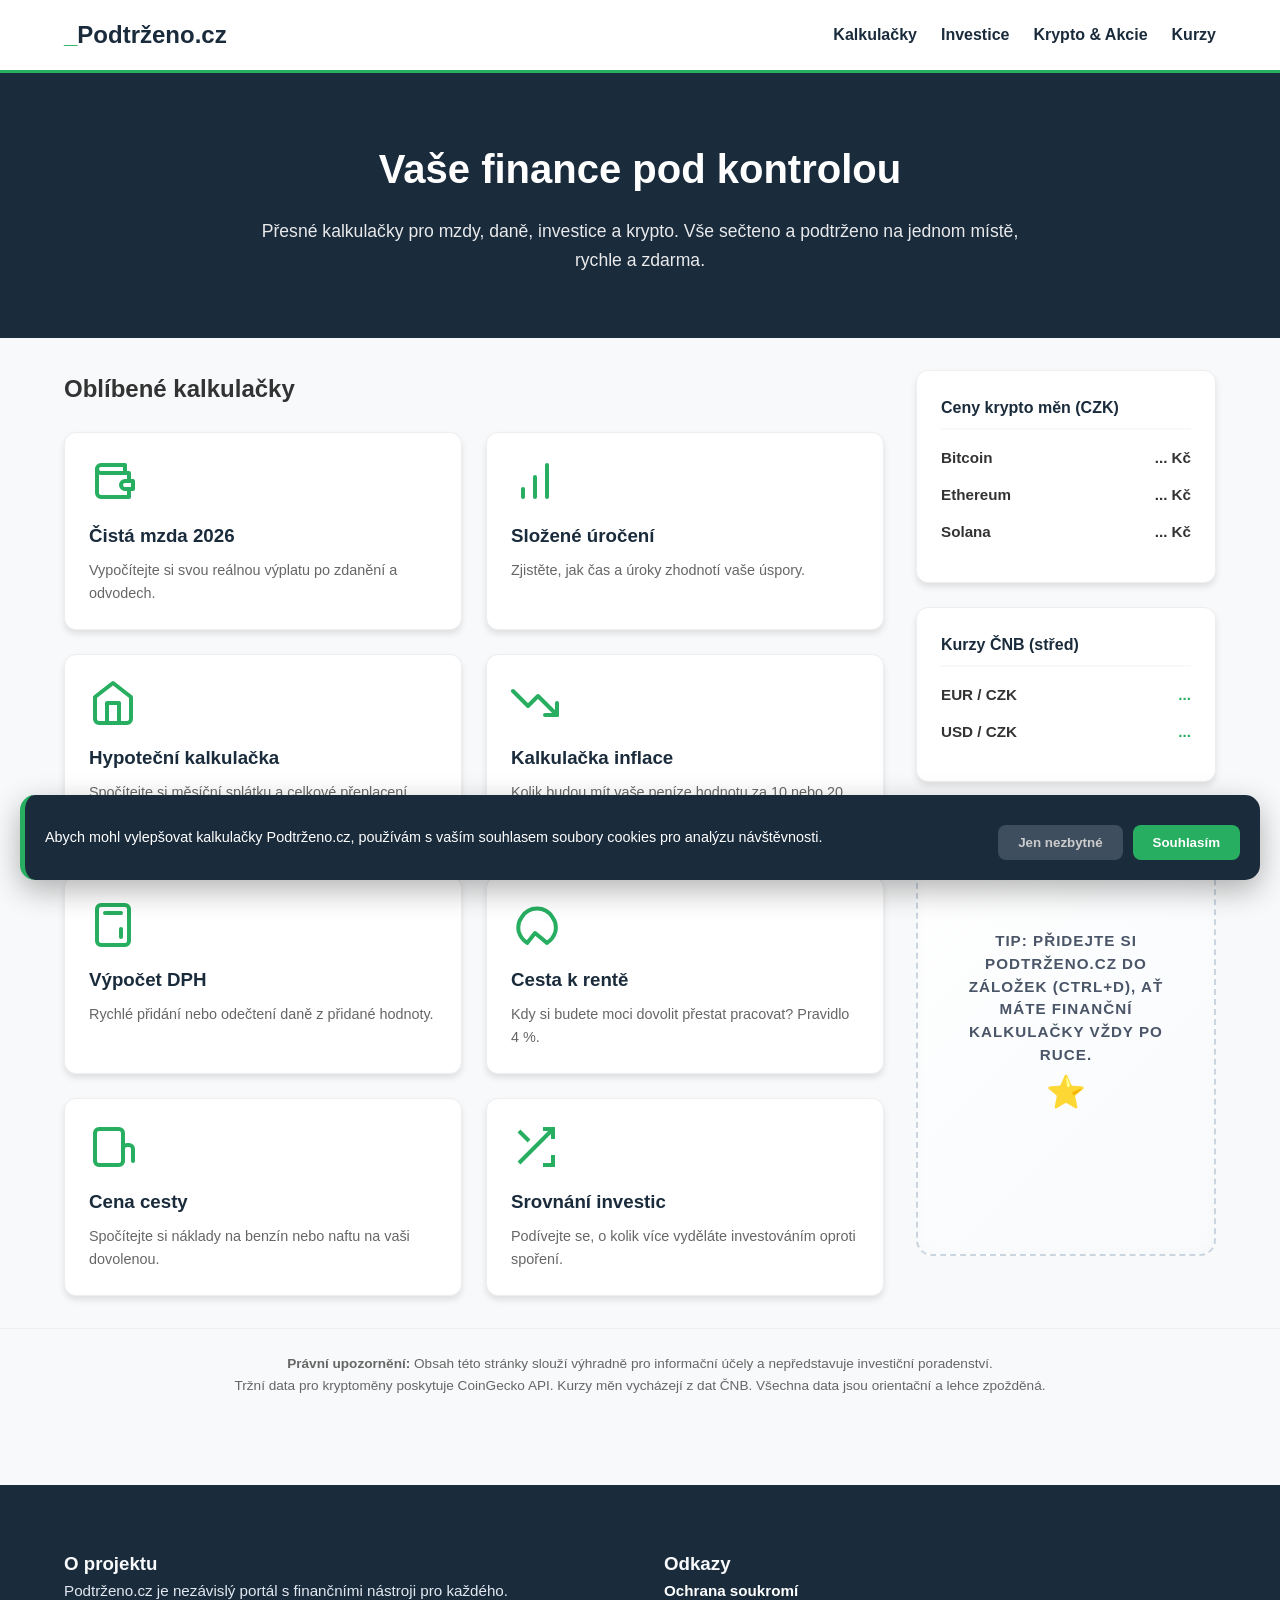
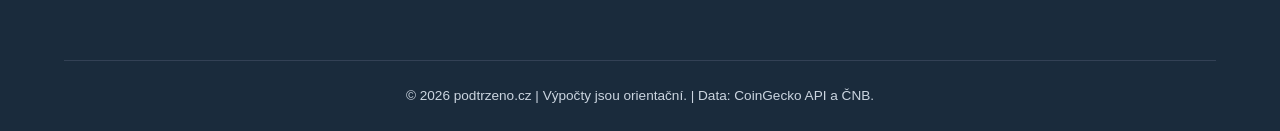
<file: index.html>
<!DOCTYPE html>
<html lang="cs">
<head>
    <meta charset="UTF-8">
    <meta name="viewport" content="width=device-width, initial-scale=1.0">
    <title>Podtrženo.cz | Chytré finanční kalkulačky a kurzy</title>
    <meta name="description" content="Všechny finanční výpočty na jednom místě. Kalkulačka čisté mzdy, složené úročení, hypotéky a aktuální kurzy kryptoměn pro rok 2026.">
    
    <link rel="stylesheet" href="styles.css">
    <link rel="icon" type="image/svg+xml" href="favicon.png">
    <link rel="apple-touch-icon" href="favicon.png">
    <script src="app.js" defer></script>

    <style>
        #cookie-banner {
            position: fixed; bottom: 20px; left: 20px; right: 20px;
            background: #1a2b3c; color: white; padding: 20px;
            border-radius: 15px; box-shadow: 0 10px 30px rgba(0,0,0,0.3);
            z-index: 9999; display: none; align-items: center; justify-content: space-between;
            flex-wrap: wrap; border-left: 5px solid #27ae60;
        }
        #cookie-banner p { margin: 0 20px 0 0; font-size: 0.9rem; flex: 1; min-width: 250px; }
        .cookie-btns { display: flex; gap: 10px; margin-top: 10px; }
        .cookie-btn { 
            padding: 10px 20px; border-radius: 8px; cursor: pointer; border: none; 
            font-weight: bold; transition: 0.3s; 
        }
        .btn-accept { background: #27ae60; color: white; }
        .btn-accept:hover { background: #219150; }
        .btn-decline { background: #3e4e5e; color: #ccc; }
        .btn-decline:hover { background: #4e5e6e; color: white; }
    </style>

    <script async src="https://www.googletagmanager.com/gtag/js?id=G-TYD8G2RZBP" type="text/plain" class="ga-script"></script>
    <script type="text/plain" class="ga-script">
      window.dataLayer = window.dataLayer || [];
      function gtag(){dataLayer.push(arguments);}
      gtag('js', new Date());
      gtag('config', 'G-TYD8G2RZBP');
    </script>
</head>
<body>

<header>
    <a href="index.html" class="logo"><span>_</span>Podtrženo.cz</a>
    <nav>
        <ul>
            <li><a href="#kalkulacky">Kalkulačky</a></li>
            <li><a href="html/investice.html">Investice</a></li>
            <li><a href="html/krypto.html">Krypto & Akcie</a></li>
            <li><a href="html/kurzy.html">Kurzy</a></li>
        </ul>
    </nav>
</header>

<section class="hero">
    <h1>Vaše finance pod kontrolou</h1>
    <p>Přesné kalkulačky pro mzdy, daně, investice a krypto. Vše sečteno a podtrženo na jednom místě, rychle a zdarma.</p>
</section>

<div class="container">
    <main>
        <h2 id="kalkulacky" style="margin-bottom: 1.5rem;">Oblíbené kalkulačky</h2>
        <div class="tools-grid">
            
            <a href="html/kalkulacky/cista-mzda.html" class="card">
                <svg class="card-icon" viewBox="0 0 24 24" fill="none" stroke="currentColor" stroke-width="2" stroke-linecap="round" stroke-linejoin="round">
                    <path d="M20 12V8H6a2 2 0 0 1-2-2c0-1.1.9-2 2-2h12v4"></path>
                    <path d="M4 6v12c0 1.1.9 2 2 2h14v-4"></path>
                    <path d="M18 12a2 2 0 0 0-2 2c0 1.1.9 2 2 2h4v-4h-4z"></path>
                </svg>
                <h3>Čistá mzda 2026</h3>
                <p>Vypočítejte si svou reálnou výplatu po zdanění a odvodech.</p>
            </a>

            <a href="html/kalkulacky/slozeny-urok.html" class="card">
                <svg class="card-icon" viewBox="0 0 24 24" fill="none" stroke="currentColor" stroke-width="2" stroke-linecap="round" stroke-linejoin="round">
                    <line x1="12" y1="20" x2="12" y2="10"></line>
                    <line x1="18" y1="20" x2="18" y2="4"></line>
                    <line x1="6" y1="20" x2="6" y2="16"></line>
                </svg>
                <h3>Složené úročení</h3>
                <p>Zjistěte, jak čas a úroky zhodnotí vaše úspory.</p>
            </a>

            <a href="html/kalkulacky/hypoteka.html" class="card">
                <svg class="card-icon" viewBox="0 0 24 24" fill="none" stroke="currentColor" stroke-width="2" stroke-linecap="round" stroke-linejoin="round">
                    <path d="M3 9l9-7 9 7v11a2 2 0 0 1-2 2H5a2 2 0 0 1-2-2z"></path>
                    <polyline points="9 22 9 12 15 12 15 22"></polyline>
                </svg>
                <h3>Hypoteční kalkulačka</h3>
                <p>Spočítejte si měsíční splátku a celkové přeplacení úvěru.</p>
            </a>

            <a href="html/kalkulacky/inflace.html" class="card">
                <svg class="card-icon" viewBox="0 0 24 24" fill="none" stroke="currentColor" stroke-width="2" stroke-linecap="round" stroke-linejoin="round">
                    <polyline points="23 18 13.5 8.5 8.5 13.5 1 6"></polyline>
                    <polyline points="17 18 23 18 23 12"></polyline>
                </svg>
                <h3>Kalkulačka inflace</h3>
                <p>Kolik budou mít vaše peníze hodnotu za 10 nebo 20 let?</p>
            </a>

            <a href="html/kalkulacky/dph.html" class="card">
                <svg class="card-icon" viewBox="0 0 24 24" fill="none" stroke="currentColor" stroke-width="2" stroke-linecap="round" stroke-linejoin="round">
                    <rect x="4" y="2" width="16" height="20" rx="2" ry="2"></rect>
                    <line x1="8" y1="6" x2="16" y2="6"></line>
                    <line x1="16" y1="14" x2="16" y2="18"></line>
                </svg>
                <h3>Výpočet DPH</h3>
                <p>Rychlé přidání nebo odečtení daně z přidané hodnoty.</p>
            </a>

            <a href="html/kalkulacky/fire.html" class="card">
                <svg class="card-icon" viewBox="0 0 24 24" fill="none" stroke="currentColor" stroke-width="2" stroke-linecap="round" stroke-linejoin="round">
                    <path d="M8.08 20.95a10 10 0 0 1-4.18-5.57 9 9 0 0 1 1.48-7.3 9 9 0 0 1 15.32 0 9 9 0 0 1 1.48 7.3 10 10 0 0 1-4.18 5.57L12 16l-3.92 4.95z"></path>
                </svg>
                <h3>Cesta k rentě</h3>
                <p>Kdy si budete moci dovolit přestat pracovat? Pravidlo 4 %.</p>
            </a>

            <a href="html/kalkulacky/palivo.html" class="card">
                <svg class="card-icon" viewBox="0 0 24 24" fill="none" stroke="currentColor" stroke-width="2" stroke-linecap="round" stroke-linejoin="round">
                    <path d="M3 19V5c0-1.1.9-2 2-2h10a2 2 0 0 1 2 2v14a2 2 0 0 1-2 2H5a2 2 0 0 1-2-2Z"></path>
                    <path d="M17 19v-6c0-1.1.9-2 2-2h1a2 2 0 0 1 2 2v6"></path>
                </svg>
                <h3>Cena cesty</h3>
                <p>Spočítejte si náklady na benzín nebo naftu na vaši dovolenou.</p>
            </a>

            <a href="html/kalkulacky/srovnani-investic.html" class="card">
                <svg class="card-icon" viewBox="0 0 24 24" fill="none" stroke="#27ae60" stroke-width="2">
                    <path d="M16 3h5v5M4 20L21 3M21 16v5h-5M4 4l5 5"></path>
                </svg>
                <h3>Srovnání investic</h3>
                <p>Podívejte se, o kolik více vyděláte investováním oproti spoření.</p>
            </a>
        </div>
    </main>

    <aside>
        <div class="market-widget">
            <h4>Ceny krypto měn (CZK)</h4>
            <div id="crypto-list">
                <div class="market-item"><span>Bitcoin</span> <strong id="btc-price">... Kč</strong></div>
                <div class="market-item"><span>Ethereum</span> <strong id="eth-price">... Kč</strong></div>
                <div class="market-item"><span>Solana</span> <strong id="sol-price">... Kč</strong></div>
            </div>
        </div>

        <div class="market-widget">
            <h4>Kurzy ČNB (střed)</h4>
            <div class="market-item"><span>EUR / CZK</span> <strong id="eur-price" style="color:#27ae60">...</strong></div>
            <div class="market-item"><span>USD / CZK</span> <strong id="usd-price" style="color:#27ae60">...</strong></div>
        </div>

        <div class="ad-space" style="min-height: 450px;"></div>
    </aside>
</div>

<div class="disclaimer-footer">
    <strong>Právní upozornění:</strong> Obsah této stránky slouží výhradně pro informační účely a nepředstavuje investiční poradenství. <br>
    Tržní data pro kryptoměny poskytuje CoinGecko API. Kurzy měn vycházejí z dat ČNB. Všechna data jsou orientační a lehce zpožděná.
</div>

<footer>
    <div class="footer-content">
        <div>
            <h3>O projektu</h3>
            <p>Podtrženo.cz je nezávislý portál s finančními nástroji pro každého.</p>
        </div>
        <div>
            <h3>Odkazy</h3>
            <p><a href="html/privacy.html" style="color: #fff; text-decoration: none;">Ochrana soukromí</a></p>
        </div>
    </div>
    <div class="footer-bottom">
        &copy; 2026 podtrzeno.cz | Výpočty jsou orientační. | Data: CoinGecko API a ČNB.
    </div>
</footer>

<div id="cookie-banner">
    <p>Abych mohl vylepšovat kalkulačky Podtrženo.cz, používám s vaším souhlasem soubory cookies pro analýzu návštěvnosti.</p>
    <div class="cookie-btns">
        <button class="cookie-btn btn-decline" onclick="cookieAction('reject')">Jen nezbytné</button>
        <button class="cookie-btn btn-accept" onclick="cookieAction('accept')">Souhlasím</button>
    </div>
</div>

<script>
    /* --- LOGIKA COOKIE LIŠTY --- */
    function cookieAction(action) {
        if (action === 'accept') {
            localStorage.setItem('cookieConsent', 'accepted');
            activateGA();
        } else {
            localStorage.setItem('cookieConsent', 'rejected');
        }
        document.getElementById('cookie-banner').style.display = 'none';
    }

    function activateGA() {
        const scripts = document.querySelectorAll('.ga-script');
        scripts.forEach(script => {
            const newScript = document.createElement('script');
            if (script.src) {
                newScript.src = script.src;
                newScript.async = true;
            } else {
                newScript.innerHTML = script.innerHTML;
            }
            document.head.appendChild(newScript);
            script.remove();
        });
    }

    window.addEventListener('load', () => {
        const consent = localStorage.getItem('cookieConsent');
        if (!consent) {
            document.getElementById('cookie-banner').style.display = 'flex';
        } else if (consent === 'accepted') {
            activateGA();
        }
    });

    /* --- LOGIKA KRYPTOMĚN (CoinGecko) --- */
    function renderCrypto(data) {
        if (!data) return;
        if(data.bitcoin) document.getElementById('btc-price').innerText = Math.round(data.bitcoin.czk).toLocaleString('cs-CZ') + " Kč";
        if(data.ethereum) document.getElementById('eth-price').innerText = Math.round(data.ethereum.czk).toLocaleString('cs-CZ') + " Kč";
        if(data.solana) document.getElementById('sol-price').innerText = Math.round(data.solana.czk).toLocaleString('cs-CZ') + " Kč";
    }

    async function fetchCrypto() {
        try {
            const res = await fetch('https://api.coingecko.com/api/v3/simple/price?ids=bitcoin,ethereum,solana&vs_currencies=czk');
            if (res.ok) {
                const data = await res.json();
                renderCrypto(data);
            }
        } catch (e) { console.warn("Krypto API Error"); }
    }

    /* --- LOGIKA KURZŮ MĚN (ČNB přes PHP most) --- */
    async function fetchCNB() {
        try {
            const res = await fetch('get_kurzy.php');
            if (!res.ok) return;
            const json = await res.json();
            const lines = json.text.split('\n');
            
            lines.forEach(line => {
                const parts = line.split('|');
                if (parts.length < 5) return;
                
                if (parts[3] === 'EUR') {
                    document.getElementById('eur-price').innerText = parts[4].replace(',', '.') + " Kč";
                }
                if (parts[3] === 'USD') {
                    document.getElementById('usd-price').innerText = parts[4].replace(',', '.') + " Kč";
                }
            });
        } catch (e) { console.warn("ČNB Error - pravděpodobně chybí get_kurzy.php"); }
    }

    // Spuštění po načtení
    window.addEventListener('DOMContentLoaded', () => {
        fetchCrypto();
        fetchCNB();
    });
</script>

</body>
</html>
</file>
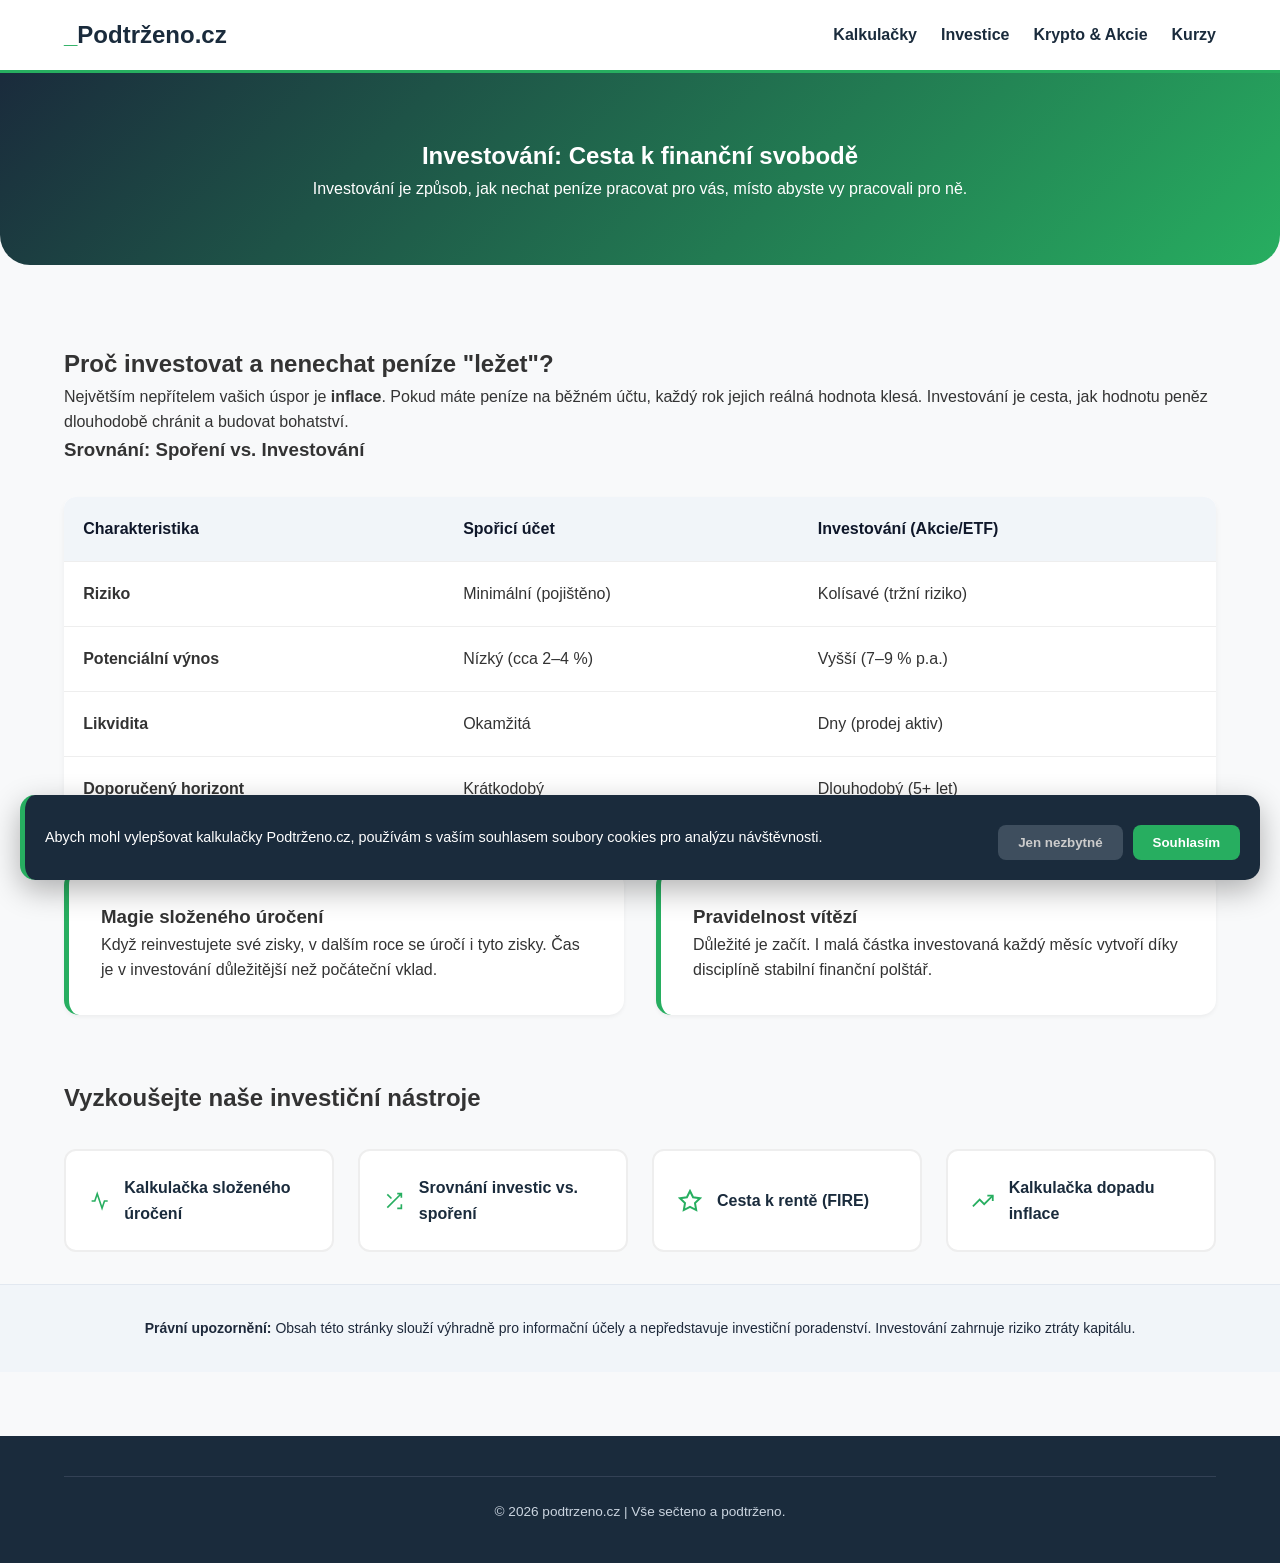
<file: html/investice.html>
<!DOCTYPE html>
<html lang="cs">
<head>
    <meta charset="UTF-8">
    <meta name="viewport" content="width=device-width, initial-scale=1.0">
    <title>Investování pro začátečníky: Jak začít v roce 2026 | Podtrženo.cz</title>
    <meta name="description" content="Naučte se základy investování. Srovnání spoření a akcií, magie složeného úročení a cesta k finanční nezávislosti (FIRE) na jednom místě.">
    
    <link rel="stylesheet" href="../styles.css">
    <link rel="icon" type="image/svg+xml" href="../favicon.png">
    <link rel="apple-touch-icon" href="../favicon.png">
    <style>
        .invest-hero { background: linear-gradient(135deg, #1a2b3c 0%, #27ae60 100%); color: white; padding: 4rem 5%; border-radius: 0 0 30px 30px; margin-bottom: 3rem; text-align: center; }
        
        .comparison-table { width: 100%; border-collapse: collapse; margin: 2rem 0; background: white; border-radius: 12px; overflow: hidden; box-shadow: 0 4px 6px rgba(0,0,0,0.05); }
        .comparison-table th, .comparison-table td { padding: 1.2rem; text-align: left; border-bottom: 1px solid #eee; }
        .comparison-table th { background: #f1f5f9; color: #0f172a; font-weight: 800; }
        
        .feature-grid { display: grid; grid-template-columns: repeat(auto-fit, minmax(300px, 1fr)); gap: 2rem; margin: 3rem 0; }
        .feature-card { background: white; padding: 2rem; border-radius: 15px; border-left: 5px solid #27ae60; box-shadow: 0 2px 4px rgba(0,0,0,0.05); }
        
        .link-grid { display: grid; grid-template-columns: repeat(auto-fit, minmax(250px, 1fr)); gap: 1.5rem; margin-top: 2rem; }
        .calc-link { display: flex; align-items: center; padding: 1.5rem; background: #fff; border: 2px solid #eee; border-radius: 12px; text-decoration: none; color: #1a2b3c; font-weight: 700; transition: 0.3s; }
        .calc-link:hover { border-color: #27ae60; transform: translateY(-3px); box-shadow: 0 5px 15px rgba(0,0,0,0.1); }
        .calc-link svg { margin-right: 15px; color: #27ae60; }

        .disclaimer-footer { background: #f1f5f9; padding: 2rem 5%; font-size: 0.875rem; color: #1e293b; text-align: center; border-top: 1px solid #e2e8f0; line-height: 1.6; }
        footer { background: #1a2b3c; color: #f8fafc; padding: 2.5rem 5%; text-align: center; font-size: 0.95rem; }

        @media (max-width: 600px) {
            .comparison-table th, .comparison-table td { padding: 8px; font-size: 0.8rem; }
            .invest-hero { padding: 2rem 5%; }
        }

        /* Cookie lišta CSS */
        #cookie-banner {
            position: fixed; bottom: 20px; left: 20px; right: 20px;
            background: #1a2b3c; color: white; padding: 20px;
            border-radius: 15px; box-shadow: 0 10px 30px rgba(0,0,0,0.3);
            z-index: 9999; display: none; align-items: center; justify-content: space-between;
            flex-wrap: wrap; border-left: 5px solid #27ae60;
        }
        #cookie-banner p { margin: 0 20px 0 0; font-size: 0.9rem; flex: 1; min-width: 250px; }
        .cookie-btns { display: flex; gap: 10px; margin-top: 10px; }
        .cookie-btn { padding: 10px 20px; border-radius: 8px; cursor: pointer; border: none; font-weight: bold; transition: 0.3s; }
        .btn-accept { background: #27ae60; color: white; }
        .btn-decline { background: #3e4e5e; color: #ccc; }
    </style>

    <script async src="https://www.googletagmanager.com/gtag/js?id=G-TYD8G2RZBP" type="text/plain" class="ga-script"></script>
    <script type="text/plain" class="ga-script">
      window.dataLayer = window.dataLayer || [];
      function gtag(){dataLayer.push(arguments);}
      gtag('js', new Date());
      gtag('config', 'G-TYD8G2RZBP');
    </script>
</head>

<body>

<header>
    <a href="../index.html" class="logo"><span>_</span>Podtrženo.cz</a>
    <nav>
        <ul>
            <li><a href="../index.html#kalkulacky">Kalkulačky</a></li>
            <li><a href="investice.html">Investice</a></li>
            <li><a href="krypto.html">Krypto & Akcie</a></li>
            <li><a href="kurzy.html">Kurzy</a></li>
        </ul>
    </nav>
</header>

<section class="invest-hero">
    <h1>Investování: Cesta k finanční svobodě</h1>
    <p>Investování je způsob, jak nechat peníze pracovat pro vás, místo abyste vy pracovali pro ně.</p>
</section>

<div class="container" style="grid-template-columns: 1fr;">
    <main>
        <h2>Proč investovat a nenechat peníze "ležet"?</h2>
        <p>Největším nepřítelem vašich úspor je <strong>inflace</strong>. Pokud máte peníze na běžném účtu, každý rok jejich reálná hodnota klesá. Investování je cesta, jak hodnotu peněz dlouhodobě chránit a budovat bohatství.</p>

        

        <h3>Srovnání: Spoření vs. Investování</h3>
        <div class="comparison-table-wrapper">
            <table class="comparison-table">
                <thead>
                    <tr>
                        <th>Charakteristika</th>
                        <th>Spořicí účet</th>
                        <th>Investování (Akcie/ETF)</th>
                    </tr>
                </thead>
                <tbody>
                    <tr>
                        <td><strong>Riziko</strong></td>
                        <td>Minimální (pojištěno)</td>
                        <td>Kolísavé (tržní riziko)</td>
                    </tr>
                    <tr>
                        <td><strong>Potenciální výnos</strong></td>
                        <td>Nízký (cca 2–4 %)</td>
                        <td>Vyšší (7–9 % p.a.)</td>
                    </tr>
                    <tr>
                        <td><strong>Likvidita</strong></td>
                        <td>Okamžitá</td>
                        <td>Dny (prodej aktiv)</td>
                    </tr>
                    <tr>
                        <td><strong>Doporučený horizont</strong></td>
                        <td>Krátkodobý</td>
                        <td>Dlouhodobý (5+ let)</td>
                    </tr>
                </tbody>
            </table>
        </div>

        

        <div class="feature-grid">
            <section class="feature-card">
                <h3>Magie složeného úročení</h3>
                <p>Když reinvestujete své zisky, v dalším roce se úročí i tyto zisky. Čas je v investování důležitější než počáteční vklad.</p>
            </section>
            <section class="feature-card">
                <h3>Pravidelnost vítězí</h3>
                <p>Důležité je začít. I malá částka investovaná každý měsíc vytvoří díky disciplíně stabilní finanční polštář.</p>
            </section>
        </div>

        <h2 style="margin-top: 4rem;">Vyzkoušejte naše investiční nástroje</h2>
        <div class="link-grid">
            <a href="kalkulacky/slozeny-urok.html" class="calc-link">
                <svg width="24" height="24" viewBox="0 0 24 24" fill="none" stroke="currentColor" stroke-width="2"><polyline points="22 12 18 12 15 21 9 3 6 12 2 12"></polyline></svg>
                Kalkulačka složeného úročení
            </a>
            <a href="kalkulacky/srovnani-investic.html" class="calc-link">
                <svg width="24" height="24" viewBox="0 0 24 24" fill="none" stroke="currentColor" stroke-width="2"><path d="M16 3h5v5M4 20L20.2 3.8M21 16v5h-5M4 4l5 5"></path></svg>
                Srovnání investic vs. spoření
            </a>
            <a href="kalkulacky/fire.html" class="calc-link">
                <svg width="24" height="24" viewBox="0 0 24 24" fill="none" stroke="currentColor" stroke-width="2"><path d="M12 2l3.09 6.26L22 9.27l-5 4.87 1.18 6.88L12 17.77l-6.18 3.25L7 14.14 2 9.27l6.91-1.01L12 2z"></path></svg>
                Cesta k rentě (FIRE)
            </a>
            <a href="kalkulacky/inflace.html" class="calc-link">
                <svg width="24" height="24" viewBox="0 0 24 24" fill="none" stroke="currentColor" stroke-width="2"><polyline points="23 6 13.5 15.5 8.5 10.5 1 18"></polyline><polyline points="17 6 23 6 23 12"></polyline></svg>
                Kalkulačka dopadu inflace
            </a>
        </div>
    </main>
</div>

<div class="disclaimer-footer">
    <strong>Právní upozornění:</strong> Obsah této stránky slouží výhradně pro informační účely a nepředstavuje investiční poradenství. Investování zahrnuje riziko ztráty kapitálu.
</div>

<footer>
    <div class="footer-bottom">
        &copy; 2026 podtrzeno.cz | Vše sečteno a podtrženo.
    </div>
</footer>

<div id="cookie-banner">
    <p>Abych mohl vylepšovat kalkulačky Podtrženo.cz, používám s vaším souhlasem soubory cookies pro analýzu návštěvnosti.</p>
    <div class="cookie-btns">
        <button class="cookie-btn btn-decline" onclick="cookieAction('reject')">Jen nezbytné</button>
        <button class="cookie-btn btn-accept" onclick="cookieAction('accept')">Souhlasím</button>
    </div>
</div>

<script>
    /* --- COOKIE LOGIKA --- */
    function cookieAction(action) {
        if (action === 'accept') {
            localStorage.setItem('cookieConsent', 'accepted');
            activateGA();
        } else {
            localStorage.setItem('cookieConsent', 'rejected');
        }
        document.getElementById('cookie-banner').style.display = 'none';
    }

    function activateGA() {
        const scripts = document.querySelectorAll('.ga-script');
        scripts.forEach(script => {
            const newScript = document.createElement('script');
            if (script.src) {
                newScript.src = script.src;
                newScript.async = true;
            } else {
                newScript.innerHTML = script.innerHTML;
            }
            document.head.appendChild(newScript);
            script.remove();
        });
    }

    window.onload = function() {
        const consent = localStorage.getItem('cookieConsent');
        if (!consent) {
            document.getElementById('cookie-banner').style.display = 'flex';
        } else if (consent === 'accepted') {
            activateGA();
        }
    };
</script>
</body>
</html>
</file>
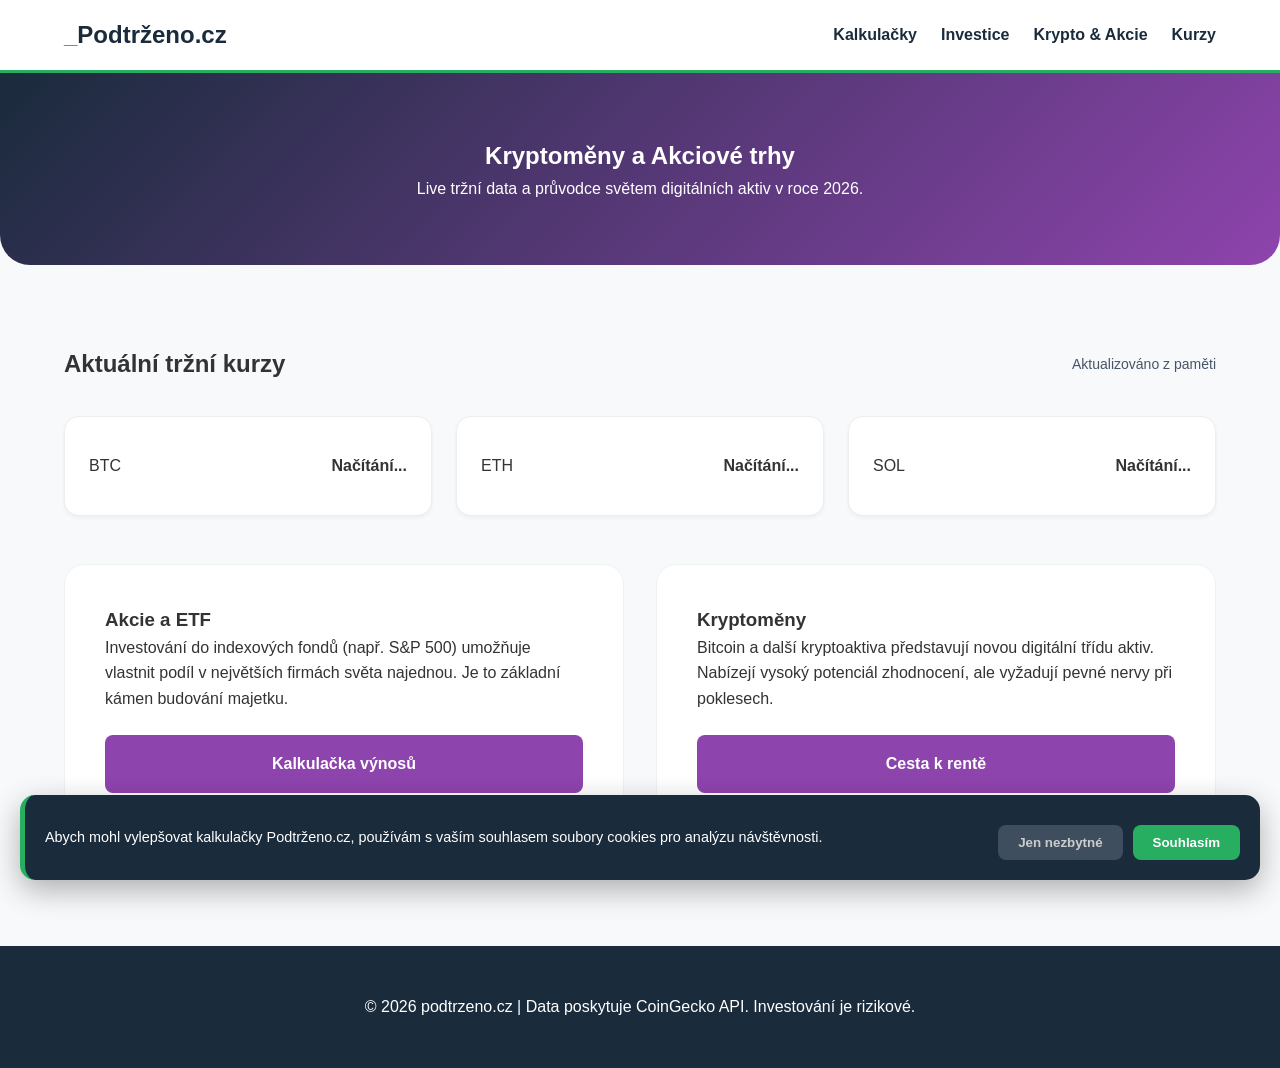
<file: html/krypto.html>
<!DOCTYPE html>
<html lang="cs">
<head>
    <meta charset="UTF-8">
    <meta name="viewport" content="width=device-width, initial-scale=1.0">
    <title>Kryptoměny a Akcie: Live kurzy 2026 | Podtrženo.cz</title>
    <meta name="description" content="Aktuální kurzy Bitcoinu, Etherea a dalších kryptoměn v CZK. Průvodce investováním do akcií a ETF pro začátečníky se sílou složeného úročení.">
    
    <link rel="stylesheet" href="../styles.css">
    <link rel="icon" type="image/png" href="../favicon.png">
    
    <style>
        .market-hero { background: linear-gradient(135deg, #1a2b3c 0%, #8e44ad 100%); color: white; padding: 4rem 5%; border-radius: 0 0 30px 30px; margin-bottom: 3rem; text-align: center; }
        .crypto-dashboard { display: grid; grid-template-columns: repeat(auto-fit, minmax(260px, 1fr)); gap: 1.5rem; margin: 2rem 0; min-height: 100px; }
        .crypto-card { background: white; padding: 1.5rem; border-radius: 15px; border: 1px solid #eee; display: flex; align-items: center; justify-content: space-between; transition: 0.2s; box-shadow: 0 2px 4px rgba(0,0,0,0.05); }
        .crypto-symbol { font-weight: 800; color: #1a2b3c; font-size: 1.2rem; }
        .crypto-price { font-weight: 900; color: #0f172a; font-family: 'Courier New', monospace; font-size: 1.2rem; }
        .price-up { color: #15803d; font-weight: bold; }
        .price-down { color: #b91c1c; font-weight: bold; }
        .info-section { background: white; padding: 2.5rem; border-radius: 20px; border: 1px solid #eef2f3; height: 100%; }
        .btn-krypto { display: block; background: #8e44ad; color: white; padding: 1rem; text-decoration: none; border-radius: 8px; font-weight: 800; margin-top: 1.5rem; text-align: center; transition: 0.3s; }
        .btn-krypto:hover { background: #732d91; transform: translateY(-2px); }

        /* Cookie lišta CSS */
        #cookie-banner {
            position: fixed; bottom: 20px; left: 20px; right: 20px;
            background: #1a2b3c; color: white; padding: 20px;
            border-radius: 15px; box-shadow: 0 10px 30px rgba(0,0,0,0.3);
            z-index: 9999; display: none; align-items: center; justify-content: space-between;
            flex-wrap: wrap; border-left: 5px solid #27ae60;
        }
        #cookie-banner p { margin: 0 20px 0 0; font-size: 0.9rem; flex: 1; min-width: 250px; }
        .cookie-btns { display: flex; gap: 10px; margin-top: 10px; }
        .cookie-btn { padding: 10px 20px; border-radius: 8px; cursor: pointer; border: none; font-weight: bold; transition: 0.3s; }
        .btn-accept { background: #27ae60; color: white; }
        .btn-decline { background: #3e4e5e; color: #ccc; }
    </style>

    <script async src="https://www.googletagmanager.com/gtag/js?id=G-TYD8G2RZBP" type="text/plain" class="ga-script"></script>
    <script type="text/plain" class="ga-script">
      window.dataLayer = window.dataLayer || [];
      function gtag(){dataLayer.push(arguments);}
      gtag('js', new Date());
      gtag('config', 'G-TYD8G2RZBP');
    </script>
</head>
<body>

<header>
    <a href="../index.html" class="logo"><span>_</span>Podtrženo.cz</a>
    <nav>
        <ul>
            <li><a href="../index.html#kalkulacky">Kalkulačky</a></li>
            <li><a href="investice.html">Investice</a></li>
            <li><a href="krypto.html">Krypto & Akcie</a></li>
            <li><a href="kurzy.html">Kurzy</a></li>
        </ul>
    </nav>
</header>

<section class="market-hero">
    <h1>Kryptoměny a Akciové trhy</h1>
    <p>Live tržní data a průvodce světem digitálních aktiv v roce 2026.</p>
</section>

<div class="container" style="grid-template-columns: 1fr;">
    <main>
        <div style="display: flex; justify-content: space-between; align-items: center; margin-bottom: 1rem;">
            <h2>Aktuální tržní kurzy</h2>
            <p id="update-timer" style="color: #475569; font-size: 0.875rem;">Aktualizováno z paměti</p>
        </div>

        <div class="crypto-dashboard" id="crypto-dashboard">
            <div class="crypto-card"><span>BTC</span> <strong>Načítání...</strong></div>
            <div class="crypto-card"><span>ETH</span> <strong>Načítání...</strong></div>
            <div class="crypto-card"><span>SOL</span> <strong>Načítání...</strong></div>
        </div>

        <div class="cta-grid" style="display: grid; grid-template-columns: repeat(auto-fit, minmax(300px, 1fr)); gap: 2rem; margin-top: 3rem;">
            <div class="info-section">
                <h3>Akcie a ETF</h3>
                <p>Investování do indexových fondů (např. S&P 500) umožňuje vlastnit podíl v největších firmách světa najednou. Je to základní kámen budování majetku.</p>
                <a href="kalkulacky/slozeny-urok.html" class="btn-krypto">Kalkulačka výnosů</a>
            </div>

            <div class="info-section">
                <h3>Kryptoměny</h3>
                <p>Bitcoin a další kryptoaktiva představují novou digitální třídu aktiv. Nabízejí vysoký potenciál zhodnocení, ale vyžadují pevné nervy při poklesech.</p>
                <a href="kalkulacky/fire.html" class="btn-krypto">Cesta k rentě</a>
            </div>
        </div>
    </main>
</div>

<footer style="margin-top: 5rem; background: #1a2b3c; color: white; padding: 3rem 5%; text-align: center;">
    <p>&copy; 2026 podtrzeno.cz | Data poskytuje CoinGecko API. Investování je rizikové.</p>
</footer>

<div id="cookie-banner">
    <p>Abych mohl vylepšovat kalkulačky Podtrženo.cz, používám s vaším souhlasem soubory cookies pro analýzu návštěvnosti.</p>
    <div class="cookie-btns">
        <button class="cookie-btn btn-decline" onclick="cookieAction('reject')">Jen nezbytné</button>
        <button class="cookie-btn btn-accept" onclick="cookieAction('accept')">Souhlasím</button>
    </div>
</div>

<script>
    /* --- LOGIKA COOKIE LIŠTY --- */
    function cookieAction(action) {
        if (action === 'accept') {
            localStorage.setItem('cookieConsent', 'accepted');
            activateGA();
        } else {
            localStorage.setItem('cookieConsent', 'rejected');
        }
        document.getElementById('cookie-banner').style.display = 'none';
    }

    function activateGA() {
        const scripts = document.querySelectorAll('.ga-script');
        scripts.forEach(script => {
            const newScript = document.createElement('script');
            if (script.src) {
                newScript.src = script.src;
                newScript.async = true;
            } else {
                newScript.innerHTML = script.innerHTML;
            }
            document.head.appendChild(newScript);
            script.remove();
        });
    }

    window.onload = function() {
        const consent = localStorage.getItem('cookieConsent');
        if (!consent) {
            document.getElementById('cookie-banner').style.display = 'flex';
        } else if (consent === 'accepted') {
            activateGA();
        }
    };

    /* --- LOGIKA TRŽNÍCH DAT --- */
    function renderData(data) {
        const dashboard = document.getElementById('crypto-dashboard');
        const coins = [
            { id: 'bitcoin', name: 'Bitcoin', symbol: 'BTC' },
            { id: 'ethereum', name: 'Ethereum', symbol: 'ETH' },
            { id: 'solana', name: 'Solana', symbol: 'SOL' },
            { id: 'binancecoin', name: 'BNB', symbol: 'BNB' }
        ];

        let html = '';
        coins.forEach(coin => {
            if (data[coin.id]) {
                const price = Math.round(data[coin.id].czk).toLocaleString('cs-CZ');
                const change = data[coin.id].czk_24h_change ? data[coin.id].czk_24h_change.toFixed(2) : "0.00";
                const isUp = change >= 0;
                html += `
                    <div class="crypto-card">
                        <div class="crypto-info">
                            <span class="crypto-symbol">${coin.symbol}</span>
                            <div style="font-size: 0.8rem; color: #64748b">${coin.name}</div>
                        </div>
                        <div style="text-align: right">
                            <div class="crypto-price">${price} Kč</div>
                            <div class="${isUp ? 'price-up' : 'price-down'}">${isUp ? '+' : ''}${change}%</div>
                        </div>
                    </div>`;
            }
        });
        dashboard.innerHTML = html;
    }

    async function fetchCryptoData() {
        const cacheKey = 'kryptoFullData';
        const cacheTimeKey = 'kryptoTime';
        const cached = localStorage.getItem(cacheKey);
        const cachedTime = localStorage.getItem(cacheTimeKey);
        const now = Date.now();

        // Pokud je cache mladší 2 minuty, použijeme ji (šetříme API limity)
        if (cached && cachedTime && (now - cachedTime < 120000)) {
            renderData(JSON.parse(cached));
            return;
        }

        try {
            const res = await fetch('https://api.coingecko.com/api/v3/simple/price?ids=bitcoin,ethereum,solana,binancecoin&vs_currencies=czk&include_24hr_change=true');
            
            if (res.status === 429 && cached) {
                renderData(JSON.parse(cached));
                document.getElementById('update-timer').innerText = "Limit API (použita cache)";
                return;
            }

            const data = await res.json();
            localStorage.setItem(cacheKey, JSON.stringify(data));
            localStorage.setItem(cacheTimeKey, now.toString());
            renderData(data);
            document.getElementById('update-timer').innerText = "Live data aktualizována";

        } catch (e) {
            if (cached) renderData(JSON.parse(cached));
            console.warn("Chyba při načítání krypto dat");
        }
    }

    // Inicializace
    fetchCryptoData();
    // Interval 2 minuty pro aktualizaci
    setInterval(fetchCryptoData, 120000);
</script>
</body>
</html>
</file>
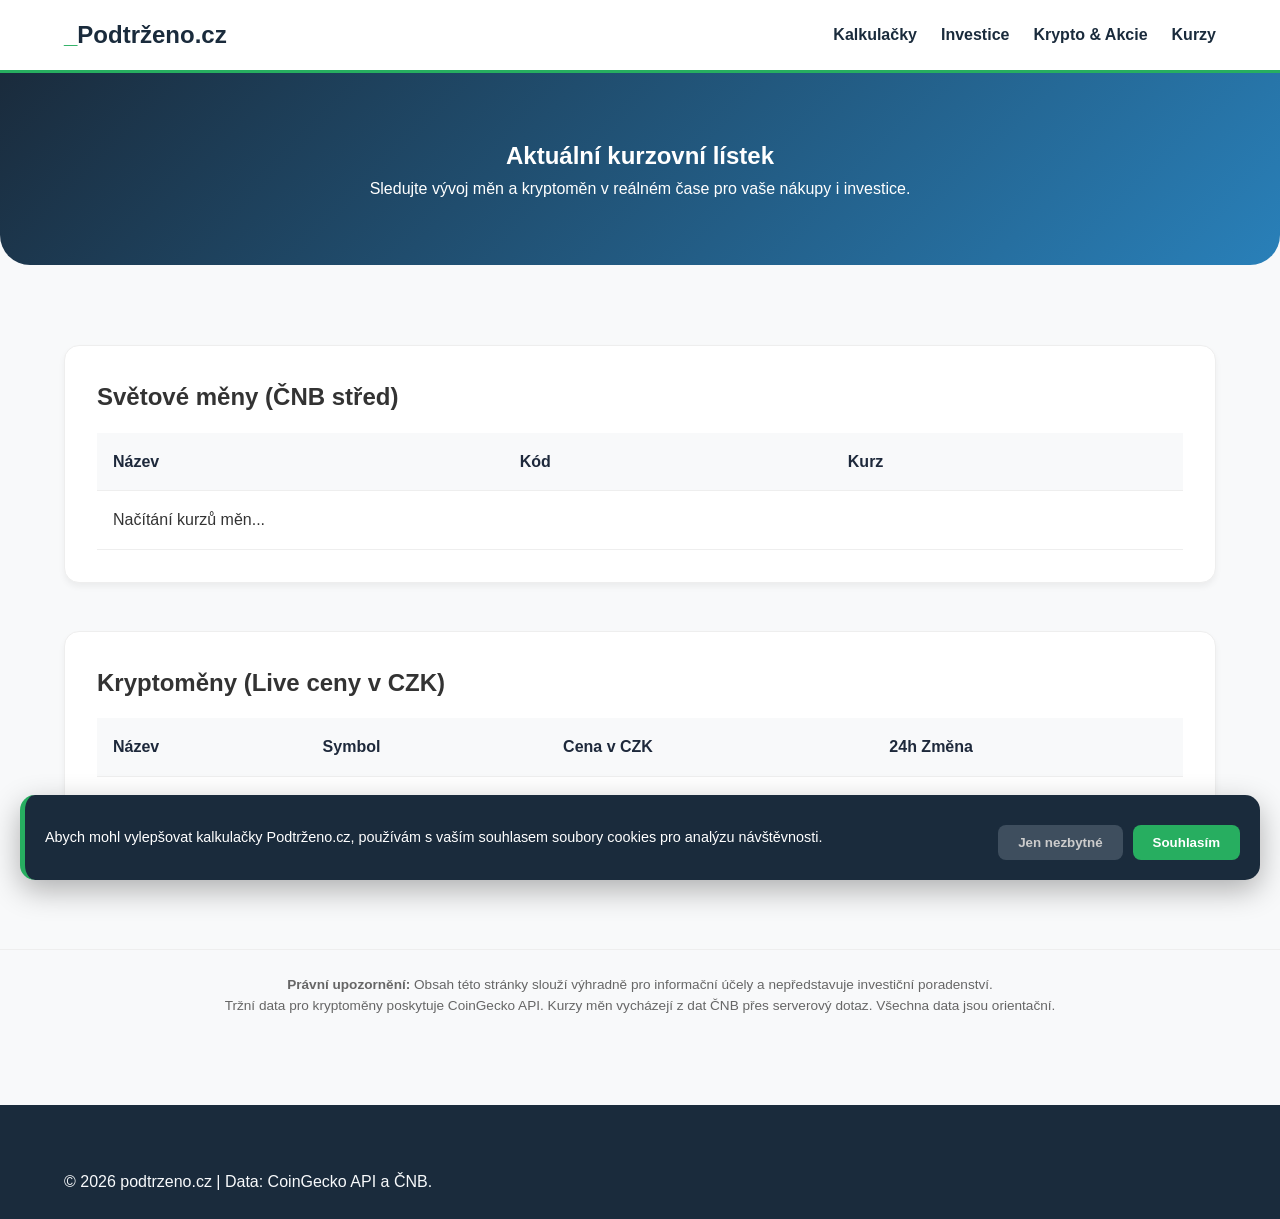
<file: html/kurzy.html>
<!DOCTYPE html>
<html lang="cs">
<head>
    <meta charset="UTF-8">
    <meta name="viewport" content="width=device-width, initial-scale=1.0">
    <title>Aktuální kurzovní lístek: Měny a Krypto | Podtrženo.cz</title>
    <meta name="description" content="Aktuální kurzy měn (EUR, USD, GBP) a kryptoměn na jednom místě. Live data pro rok 2026.">
    <link rel="stylesheet" href="../styles.css">
    <link rel="icon" type="image/svg+xml" href="../favicon.png">
    <link rel="apple-touch-icon" href="../favicon.png">
    <style>
        .rates-hero { 
            background: linear-gradient(135deg, #1a2b3c 0%, #2980b9 100%); 
            color: white; padding: 4rem 5%; border-radius: 0 0 30px 30px; 
            margin-bottom: 3rem; text-align: center;
        }
        
        .rates-table-container {
            background: white; padding: 2rem; border-radius: 15px;
            box-shadow: 0 4px 6px rgba(0,0,0,0.05); border: 1px solid #eee; margin-bottom: 3rem;
        }

        .rates-table {
            width: 100%; border-collapse: collapse; margin-top: 1rem;
        }

        .rates-table th, .rates-table td {
            padding: 1rem; text-align: left; border-bottom: 1px solid #eee;
        }

        .rates-table th { color: #1e293b; font-weight: 800; background: #f8f9fa; }

        .trend-up { color: #15803d; font-weight: bold; }
        .trend-down { color: #b91c1c; font-weight: bold; }

        @media (max-width: 520px) {
            .rates-table thead { display: none; }
            .rates-table, .rates-table tbody, .rates-table tr, .rates-table td {
                display: block; width: 100%;
            }
            .rates-table tr {
                margin-bottom: 15px; border: 1px solid #e2e8f0;
                border-radius: 10px; padding: 10px; background: #fff;
            }
            .rates-table td {
                text-align: right; padding: 8px 5px; border-bottom: 1px solid #f1f5f9;
                position: relative;
            }
            .rates-table td::before {
                content: attr(data-label); float: left;
                font-weight: bold; color: #64748b;
            }
        }
             
        #cookie-banner {
            position: fixed; bottom: 20px; left: 20px; right: 20px;
            background: #1a2b3c; color: white; padding: 20px;
            border-radius: 15px; box-shadow: 0 10px 30px rgba(0,0,0,0.3);
            z-index: 9999; display: none; align-items: center; justify-content: space-between;
            flex-wrap: wrap; border-left: 5px solid #27ae60;
        }
        #cookie-banner p { margin: 0 20px 0 0; font-size: 0.9rem; flex: 1; min-width: 250px; }
        .cookie-btns { display: flex; gap: 10px; margin-top: 10px; }
        .cookie-btn { 
            padding: 10px 20px; border-radius: 8px; cursor: pointer; border: none; 
            font-weight: bold; transition: 0.3s; 
        }
        .btn-accept { background: #27ae60; color: white; }
        .btn-accept:hover { background: #219150; }
        .btn-decline { background: #3e4e5e; color: #ccc; }
        .btn-decline:hover { background: #4e5e6e; color: white; }
    </style>

    <script async src="https://www.googletagmanager.com/gtag/js?id=G-TYD8G2RZBP" type="text/plain" class="ga-script"></script>
    <script type="text/plain" class="ga-script">
      window.dataLayer = window.dataLayer || [];
      function gtag(){dataLayer.push(arguments);}
      gtag('js', new Date());
      gtag('config', 'G-TYD8G2RZBP');
    </script>
</head>
<body>

<header>
    <a href="../index.html" class="logo"><span>_</span>Podtrženo.cz</a>
    <nav>
        <ul>
            <li><a href="../index.html#kalkulacky">Kalkulačky</a></li>
            <li><a href="investice.html">Investice</a></li>
            <li><a href="krypto.html">Krypto & Akcie</a></li>
            <li><a href="kurzy.html">Kurzy</a></li>
        </ul>
    </nav>
</header>

<section class="rates-hero">
    <h1>Aktuální kurzovní lístek</h1>
    <p>Sledujte vývoj měn a kryptoměn v reálném čase pro vaše nákupy i investice.</p>
</section>

<div class="container" style="grid-template-columns: 1fr;">
    <main>
        <div class="rates-table-container">
            <h2>Světové měny (ČNB střed)</h2>
            <table class="rates-table">
                <thead>
                    <tr>
                        <th>Název</th>
                        <th>Kód</th>
                        <th>Kurz</th>
                    </tr>
                </thead>
                <tbody id="fiat-table">
                    <tr><td colspan="3">Načítání kurzů měn...</td></tr>
                </tbody>
            </table>
        </div>

        <div class="rates-table-container">
            <h2>Kryptoměny (Live ceny v CZK)</h2>
            <table class="rates-table">
                <thead>
                    <tr>
                        <th>Název</th>
                        <th>Symbol</th>
                        <th>Cena v CZK</th>
                        <th>24h Změna</th>
                    </tr>
                </thead>
                <tbody id="crypto-table">
                    <tr><td colspan="4">Načítání cen kryptoměn...</td></tr>
                </tbody>
            </table>
        </div>
    </main>
</div>

<div class="disclaimer-footer">
    <strong>Právní upozornění:</strong> Obsah této stránky slouží výhradně pro informační účely a nepředstavuje investiční poradenství.<br>
    Tržní data pro kryptoměny poskytuje CoinGecko API. Kurzy měn vycházejí z dat ČNB přes serverový dotaz. Všechna data jsou orientační. 
</div>

<footer>
    &copy; 2026 podtrzeno.cz | Data: CoinGecko API a ČNB.
</footer>

<div id="cookie-banner">
    <p>Abych mohl vylepšovat kalkulačky Podtrženo.cz, používám s vaším souhlasem soubory cookies pro analýzu návštěvnosti.</p>
    <div class="cookie-btns">
        <button class="cookie-btn btn-decline" onclick="cookieAction('reject')">Jen nezbytné</button>
        <button class="cookie-btn btn-accept" onclick="cookieAction('accept')">Souhlasím</button>
    </div>
</div>

<script>
    /* --- COOKIE LIŠTA --- */
    function cookieAction(action) {
        if (action === 'accept') {
            localStorage.setItem('cookieConsent', 'accepted');
            activateGA();
        } else {
            localStorage.setItem('cookieConsent', 'rejected');
        }
        document.getElementById('cookie-banner').style.display = 'none';
    }

    function activateGA() {
        const scripts = document.querySelectorAll('.ga-script');
        scripts.forEach(script => {
            const newScript = document.createElement('script');
            if (script.src) {
                newScript.src = script.src;
                newScript.async = true;
            } else {
                newScript.innerHTML = script.innerHTML;
            }
            document.head.appendChild(newScript);
            script.remove();
        });
    }

    window.onload = function() {
        const consent = localStorage.getItem('cookieConsent');
        if (!consent) {
            document.getElementById('cookie-banner').style.display = 'flex';
        } else if (consent === 'accepted') {
            activateGA();
        }
    };

    /* --- DATA NAČÍTÁNÍ --- */
    async function fetchAllRates() {
        // 1. NAČTENÍ FIAT MĚN Z ČNB PŘES PHP MOST
        try {
            const resFiat = await fetch('../get_kurzy.php');
            if (resFiat.ok) {
                const json = await resFiat.json();
                if (json && json.text) {
                    const lines = json.text.split('\n');
                    let fiatHtml = '';
                    
                    // Definujeme přesně měny, které chceme, aby se neopakovaly
                    const wanted = ['EUR', 'USD', 'GBP', 'CHF'];
                    
                    lines.forEach(line => {
                        const p = line.split('|');
                        if (p.length === 5 && wanted.includes(p[3])) {
                            const mnozstvi = parseFloat(p[2]);
                            const kurz = parseFloat(p[4].replace(',', '.'));
                            const vyslednyKurz = (kurz / mnozstvi).toFixed(2);

                            fiatHtml += `<tr>
                                <td data-label="Měna">${p[1]}</td>
                                <td data-label="Kód"><strong>${p[3]}</strong></td>
                                <td data-label="Kurz">${vyslednyKurz} Kč</td>
                            </tr>`;
                        }
                    });
                    document.getElementById('fiat-table').innerHTML = fiatHtml;
                }
            }
        } catch (e) { console.warn("Fiat rates error", e); }

        // 2. NAČTENÍ KRYPTO (COINGECKO)
        try {
            const resCrypto = await fetch('https://api.coingecko.com/api/v3/simple/price?ids=bitcoin,ethereum,solana,tether&vs_currencies=czk&include_24hr_change=true');
            if (resCrypto.ok) {
                const data = await resCrypto.json();
                renderCryptoTable(data);
            }
        } catch (e) { console.warn("Crypto API error", e); }
    }

    function renderCryptoTable(data) {
        const cryptoList = [
            { id: 'bitcoin', name: 'Bitcoin', sym: 'BTC' },
            { id: 'ethereum', name: 'Ethereum', sym: 'ETH' },
            { id: 'solana', name: 'Solana', sym: 'SOL' },
            { id: 'tether', name: 'Tether', sym: 'USDT' }
        ];

        const html = cryptoList.map(c => {
            const coin = data[c.id];
            if (!coin) return '';
            const change = coin.czk_24h_change ? coin.czk_24h_change.toFixed(2) : "0.00";
            return `<tr>
                <td data-label="Název"><strong>${c.name}</strong></td>
                <td data-label="Symbol">${c.sym}</td>
                <td data-label="Cena">${Math.round(coin.czk).toLocaleString('cs-CZ')} Kč</td>
                <td data-label="Změna" class="${change >= 0 ? 'trend-up' : 'trend-down'}">${change >= 0 ? '+' : ''}${change}%</td>
            </tr>`;
        }).join('');
        document.getElementById('crypto-table').innerHTML = html;
    }

    // Spuštění
    fetchAllRates();
    setInterval(fetchAllRates, 300000); 
</script>

</body>
</html>
</file>
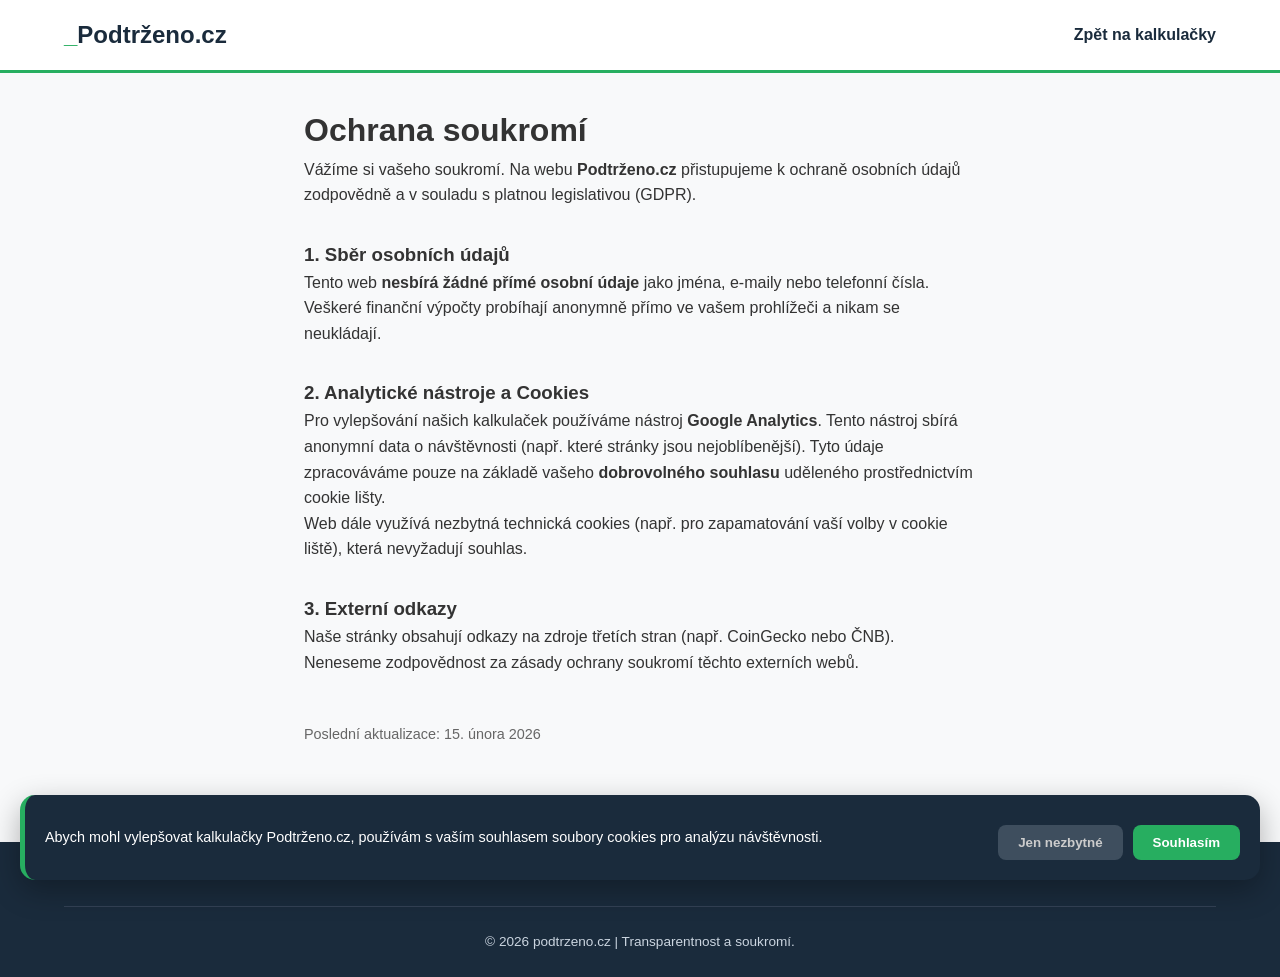
<file: html/privacy.html>
<!DOCTYPE html>
<html lang="cs">
<head>
    <meta charset="UTF-8">
    <meta name="viewport" content="width=device-width, initial-scale=1.0">
    <title>Ochrana soukromí | Podtrženo.cz</title>
    <link rel="stylesheet" href="../styles.css">
    <link rel="icon" type="image/svg+xml" href="../favicon.png">
    <link rel="apple-touch-icon" href="../favicon.png">

    <style>
        #cookie-banner {
            position: fixed; bottom: 20px; left: 20px; right: 20px;
            background: #1a2b3c; color: white; padding: 20px;
            border-radius: 15px; box-shadow: 0 10px 30px rgba(0,0,0,0.3);
            z-index: 9999; display: none; align-items: center; justify-content: space-between;
            flex-wrap: wrap; border-left: 5px solid #27ae60;
        }
        #cookie-banner p { margin: 0 20px 0 0; font-size: 0.9rem; flex: 1; min-width: 250px; }
        .cookie-btns { display: flex; gap: 10px; margin-top: 10px; }
        .cookie-btn { padding: 10px 20px; border-radius: 8px; cursor: pointer; border: none; font-weight: bold; transition: 0.3s; }
        .btn-accept { background: #27ae60; color: white; }
        .btn-decline { background: #3e4e5e; color: #ccc; }
    </style>

    <script async src="https://www.googletagmanager.com/gtag/js?id=G-TYD8G2RZBP" type="text/plain" class="ga-script"></script>
    <script type="text/plain" class="ga-script">
      window.dataLayer = window.dataLayer || [];
      function gtag(){dataLayer.push(arguments);}
      gtag('js', new Date());
      gtag('config', 'G-TYD8G2RZBP', { 'anonymize_ip': true });
    </script>
</head>
<body>

<header>
    <a href="../index.html" class="logo"><span>_</span>Podtrženo.cz</a>
    <nav>
        <ul>
            <li><a href="../index.html#kalkulacky">Zpět na kalkulačky</a></li>
        </ul>
    </nav>
</header>

<div class="container" style="grid-template-columns: 1fr; max-width: 800px;">
    <main>
        <h1>Ochrana soukromí</h1>
        <p>Vážíme si vašeho soukromí. Na webu <strong>Podtrženo.cz</strong> přistupujeme k ochraně osobních údajů zodpovědně a v souladu s platnou legislativou (GDPR).</p>

        <h3 style="margin-top: 2rem;">1. Sběr osobních údajů</h3>
        <p>Tento web <strong>nesbírá žádné přímé osobní údaje</strong> jako jména, e-maily nebo telefonní čísla. Veškeré finanční výpočty probíhají anonymně přímo ve vašem prohlížeči a nikam se neukládají.</p>

        <h3 style="margin-top: 2rem;">2. Analytické nástroje a Cookies</h3>
        <p>Pro vylepšování našich kalkulaček používáme nástroj <strong>Google Analytics</strong>. Tento nástroj sbírá anonymní data o návštěvnosti (např. které stránky jsou nejoblíbenější). Tyto údaje zpracováváme pouze na základě vašeho <strong>dobrovolného souhlasu</strong> uděleného prostřednictvím cookie lišty.</p>
        <p>Web dále využívá nezbytná technická cookies (např. pro zapamatování vaší volby v cookie liště), která nevyžadují souhlas.</p>

        <h3 style="margin-top: 2rem;">3. Externí odkazy</h3>
        <p>Naše stránky obsahují odkazy na zdroje třetích stran (např. CoinGecko nebo ČNB). Neneseme zodpovědnost za zásady ochrany soukromí těchto externích webů.</p>
        
        <p style="margin-top: 3rem; font-size: 0.9rem; color: #666;">Poslední aktualizace: 15. února 2026</p>
    </main>
</div>

<footer>
    <div class="footer-bottom">
        &copy; 2026 podtrzeno.cz | Transparentnost a soukromí.
    </div>
</footer>

<div id="cookie-banner">
    <p>Abych mohl vylepšovat kalkulačky Podtrženo.cz, používám s vaším souhlasem soubory cookies pro analýzu návštěvnosti.</p>
    <div class="cookie-btns">
        <button class="cookie-btn btn-decline" onclick="cookieAction('reject')">Jen nezbytné</button>
        <button class="cookie-btn btn-accept" onclick="cookieAction('accept')">Souhlasím</button>
    </div>
</div>

<script>
    /* --- LOGIKA COOKIE LIŠTY --- */
    function cookieAction(action) {
        if (action === 'accept') {
            localStorage.setItem('cookieConsent', 'accepted');
            activateGA();
        } else {
            localStorage.setItem('cookieConsent', 'rejected');
        }
        document.getElementById('cookie-banner').style.display = 'none';
    }

    function activateGA() {
        const scripts = document.querySelectorAll('.ga-script');
        scripts.forEach(script => {
            const newScript = document.createElement('script');
            if (script.src) {
                newScript.src = script.src;
                newScript.async = true;
            } else {
                newScript.innerHTML = script.innerHTML;
            }
            document.head.appendChild(newScript);
            script.remove();
        });
    }

    window.onload = function() {
        const consent = localStorage.getItem('cookieConsent');
        if (!consent) {
            document.getElementById('cookie-banner').style.display = 'flex';
        } else if (consent === 'accepted') {
            activateGA();
        }
    };
</script>
</body>
</html>
</file>
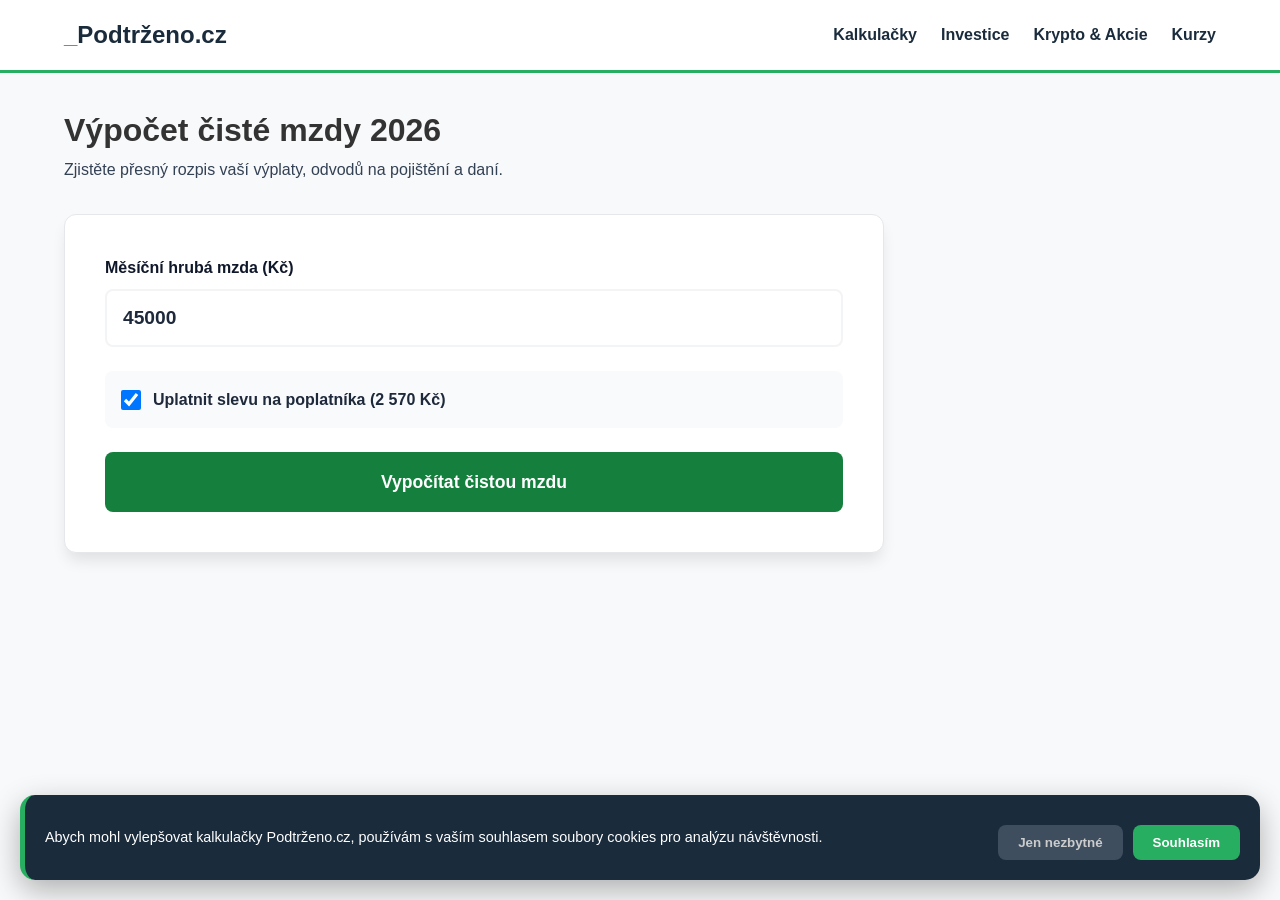
<file: html/kalkulacky/cista-mzda.html>
<!DOCTYPE html>
<html lang="cs">
<head>
    <meta charset="UTF-8">
    <meta name="viewport" content="width=device-width, initial-scale=1.0">
    <meta name="description" content="Vypočítejte si čistou mzdu pro rok 2026. Přesný výpočet odvodů na sociální a zdravotní pojištění, daňové slevy a rozpis čisté výplaty.">
    <title>Kalkulačka čisté mzdy 2026 | Podtrženo.cz</title>
    
    <link rel="stylesheet" href="../../styles.css">
    <link rel="icon" type="image/svg+xml" href="../../favicon.png">
    <link rel="apple-touch-icon" href="../../favicon.png">

    <style>
        .calc-card { background: #fff; padding: 2.5rem; border-radius: 12px; border: 1px solid #e5e7eb; box-shadow: 0 10px 15px -3px rgba(0,0,0,0.1); }
        .form-label { display: flex; align-items: center; font-weight: 700; margin-bottom: 0.5rem; color: #0f172a; }
        .input-main { width: 100%; padding: 1rem; border: 2px solid #f3f4f6; border-radius: 8px; font-size: 1.2rem; font-weight: 700; margin-bottom: 1.5rem; color: #1e293b; }
        .input-main:focus { border-color: #15803d; outline: none; }
        
        .check-box-ui { display: flex; align-items: center; background: #f9fafb; padding: 1rem; border-radius: 8px; cursor: pointer; margin-bottom: 1.5rem; color: #1e293b; font-weight: 600; }
        .check-box-ui input { width: 20px; height: 20px; margin-right: 12px; }
        
        .btn-calc { background: #15803d; color: white; border: none; padding: 1.2rem; width: 100%; border-radius: 8px; font-weight: 800; cursor: pointer; transition: 0.2s; font-size: 1.1rem; }
        .btn-calc:hover { background: #166534; }
        
        .res-box { display: none; margin-top: 2rem; padding: 2rem; background: #f0fdf4; border: 2px solid #15803d; border-radius: 12px; text-align: center; }
        .result-breakdown strong { color: #0f172a; font-weight: 800; }
        .negative strong { color: #b91c1c; } 

        .disclaimer-footer { background-color: #f1f5f9; border-top: 1px solid #e2e8f0; padding: 2rem 5%; margin-top: 3rem; font-size: 0.875rem; color: #1e293b; text-align: center; line-height: 1.6; }
        
        /* Cookie lišta CSS */
        #cookie-banner {
            position: fixed; bottom: 20px; left: 20px; right: 20px;
            background: #1a2b3c; color: white; padding: 20px;
            border-radius: 15px; box-shadow: 0 10px 30px rgba(0,0,0,0.3);
            z-index: 9999; display: none; align-items: center; justify-content: space-between;
            flex-wrap: wrap; border-left: 5px solid #27ae60;
        }
        #cookie-banner p { margin: 0 20px 0 0; font-size: 0.9rem; flex: 1; min-width: 250px; }
        .cookie-btns { display: flex; gap: 10px; margin-top: 10px; }
        .cookie-btn { padding: 10px 20px; border-radius: 8px; cursor: pointer; border: none; font-weight: bold; transition: 0.3s; }
        .btn-accept { background: #27ae60; color: white; }
        .btn-decline { background: #3e4e5e; color: #ccc; }
    </style>

    <script async src="https://www.googletagmanager.com/gtag/js?id=G-TYD8G2RZBP" type="text/plain" class="ga-script"></script>
    <script type="text/plain" class="ga-script">
      window.dataLayer = window.dataLayer || [];
      function gtag(){dataLayer.push(arguments);}
      gtag('js', new Date());
      gtag('config', 'G-TYD8G2RZBP');
    </script>
</head>
<body>

<header>
    <a href="../../index.html" class="logo"><span>_</span>Podtrženo.cz</a>
    <nav>
        <ul>
            <li><a href="../../index.html#kalkulacky">Kalkulačky</a></li>
            <li><a href="../investice.html">Investice</a></li>
            <li><a href="../krypto.html">Krypto & Akcie</a></li>
            <li><a href="../kurzy.html">Kurzy</a></li>
        </ul>
    </nav>
</header>

<div class="container">
    <main>
        <h1>Výpočet čisté mzdy 2026</h1>
        <p style="margin-bottom: 2rem; color: #334155; font-weight: 500;">Zjistěte přesný rozpis vaší výplaty, odvodů na pojištění a daní.</p>

        <div class="calc-card">
            <label class="form-label" for="hruba-mzda">Měsíční hrubá mzda (Kč)</label>
            <input type="number" id="hruba-mzda" class="input-main" value="45000">

            <label class="check-box-ui">
                <input type="checkbox" id="uplatnit-poplatnik" checked>
                <span>Uplatnit slevu na poplatníka (2 570 Kč)</span>
            </label>

            <button class="btn-calc" onclick="calculate()">Vypočítat čistou mzdu</button>

            <div id="res-box" class="res-box">
                <span style="font-weight:700; color:#166534; font-size: 1.1rem;">Čistá mzda k výplatě:</span>
                <div id="net-val" style="font-size: 2.8rem; font-weight: 900; color: #15803d; margin: 0.5rem 0;">0 Kč</div>
                
                <div class="result-breakdown" style="margin-top: 1.5rem; border-top: 2px solid #dcfce7; padding-top: 1.2rem; text-align: left;">
                    <div class="breakdown-item" style="display: flex; justify-content: space-between; margin-bottom: 0.5rem;">
                        <span>Hrubá mzda:</span>
                        <strong id="out-hruba"></strong>
                    </div>
                    <div class="breakdown-item negative" style="display: flex; justify-content: space-between; margin-bottom: 0.5rem;">
                        <span>Zdravotní pojištění (4,5 %):</span>
                        <strong id="out-zdravotni"></strong>
                    </div>
                    <div class="breakdown-item negative" style="display: flex; justify-content: space-between; margin-bottom: 0.5rem;">
                        <span>Sociální pojištění (7,1 %):</span>
                        <strong id="out-socialni"></strong>
                    </div>
                    <div class="breakdown-item negative" style="display: flex; justify-content: space-between; margin-bottom: 0.5rem;">
                        <span>Daň z příjmu (po slevě):</span>
                        <strong id="out-dan"></strong>
                    </div>
                </div>
            </div>
        </div>
    </main>
</div>

<div id="cookie-banner">
    <p>Abych mohl vylepšovat kalkulačky Podtrženo.cz, používám s vaším souhlasem soubory cookies pro analýzu návštěvnosti.</p>
    <div class="cookie-btns">
        <button class="cookie-btn btn-decline" onclick="cookieAction('reject')">Jen nezbytné</button>
        <button class="cookie-btn btn-accept" onclick="cookieAction('accept')">Souhlasím</button>
    </div>
</div>

<script>
    /* --- LOGIKA COOKIE LIŠTY --- */
    function cookieAction(action) {
        if (action === 'accept') {
            localStorage.setItem('cookieConsent', 'accepted');
            activateGA();
        } else {
            localStorage.setItem('cookieConsent', 'rejected');
        }
        document.getElementById('cookie-banner').style.display = 'none';
    }

    function activateGA() {
        const scripts = document.querySelectorAll('.ga-script');
        scripts.forEach(script => {
            const newScript = document.createElement('script');
            if (script.src) {
                newScript.src = script.src;
                newScript.async = true;
            } else {
                newScript.innerHTML = script.innerHTML;
            }
            document.head.appendChild(newScript);
            script.remove();
        });
    }

    window.onload = function() {
        const consent = localStorage.getItem('cookieConsent');
        if (!consent) {
            document.getElementById('cookie-banner').style.display = 'flex';
        } else if (consent === 'accepted') {
            activateGA();
        }
    };

    /* --- LOGIKA VÝPOČTU MZDY --- */
    function calculate() {
        const hruba = parseFloat(document.getElementById('hruba-mzda').value);
        const hasPoplatnik = document.getElementById('uplatnit-poplatnik').checked;

        if (isNaN(hruba) || hruba <= 0) return;

        // Zdravotní pojištění (4,5 % za zaměstnance)
        const zdrav = Math.ceil(hruba * 0.045); 
        // Sociální pojištění (7,1 % za zaměstnance - sazba pro rok 2026)
        const soc = Math.ceil(hruba * 0.071);
        
        // Daň z příjmu (15 %)
        let dan = Math.floor(hruba * 0.15);
        const slevaPoplatnik = hasPoplatnik ? 2570 : 0;
        
        // Výpočet výsledné daně po slevě
        dan = Math.max(0, dan - slevaPoplatnik);
        
        const cista = hruba - zdrav - soc - dan;

        const fmt = (num) => Math.round(num).toLocaleString('cs-CZ') + ' Kč';

        document.getElementById('net-val').innerText = fmt(cista);
        document.getElementById('out-hruba').innerText = fmt(hruba);
        document.getElementById('out-zdravotni').innerText = "- " + fmt(zdrav);
        document.getElementById('out-socialni').innerText = "- " + fmt(soc);
        document.getElementById('out-dan').innerText = "- " + fmt(dan);

        document.getElementById('res-box').style.display = 'block';
    }
</script>
</body>
</html>
</file>
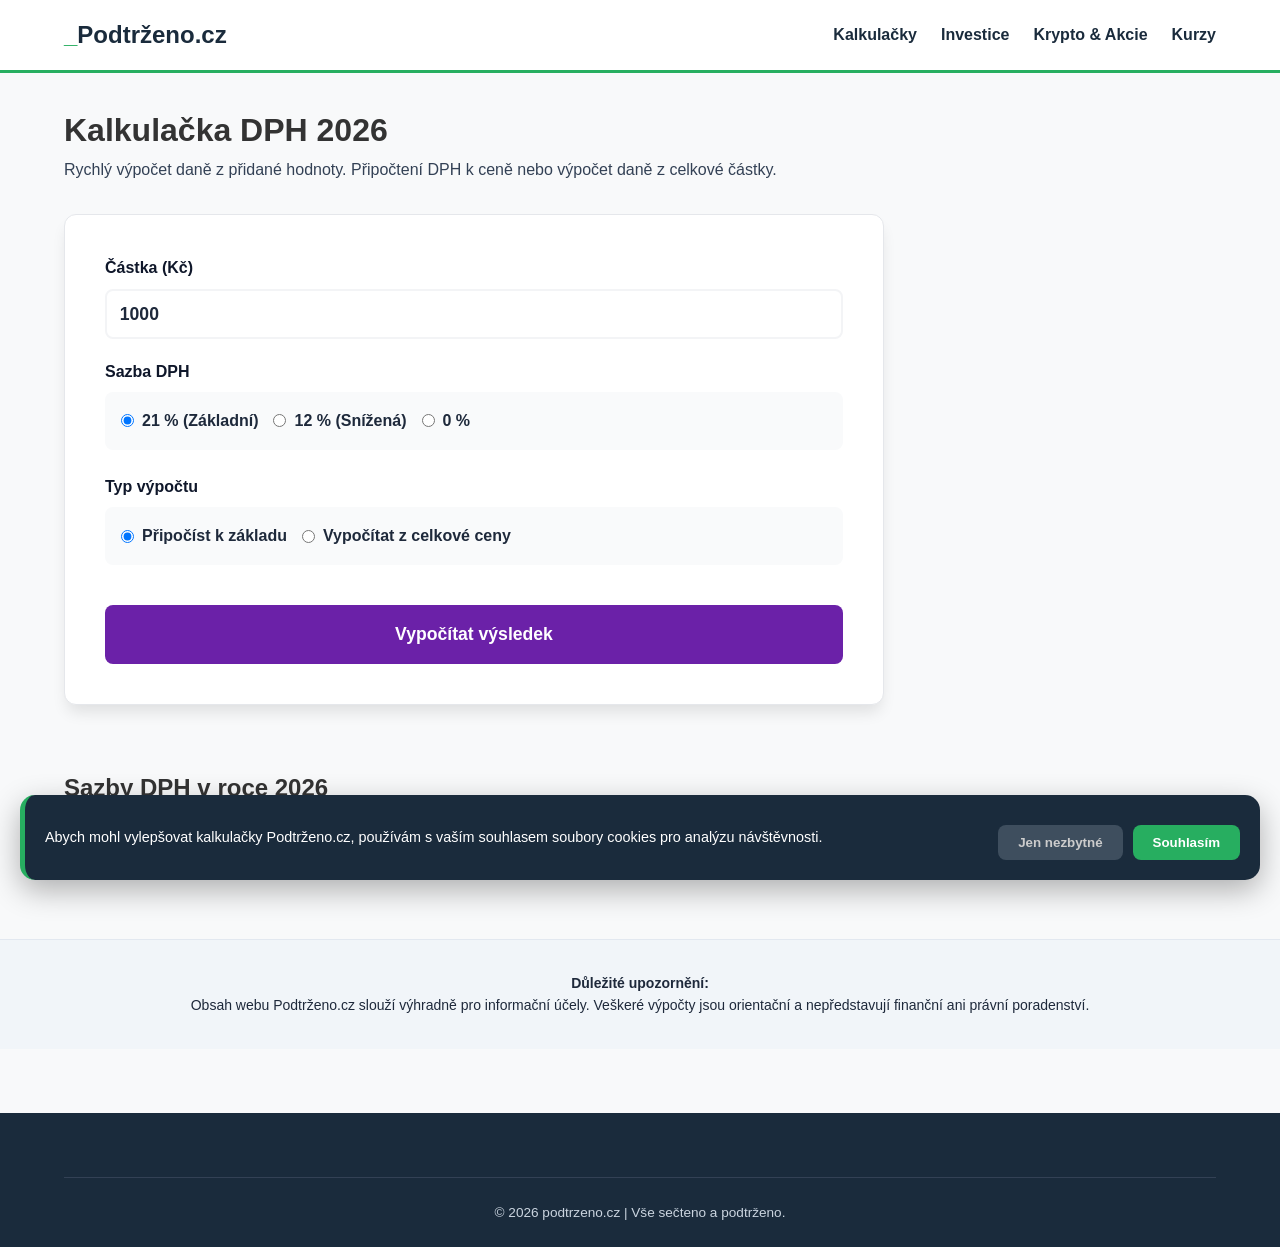
<file: html/kalkulacky/dph.html>
<!DOCTYPE html>
<html lang="cs">
<head>
    <meta charset="UTF-8">
    <meta name="viewport" content="width=device-width, initial-scale=1.0">
    <title>Kalkulačka DPH 2026 | Podtrženo.cz</title>
    <meta name="description" content="Rychlý výpočet DPH pro rok 2026. Snadno připočtěte daň k základu nebo vypočítejte DPH z celkové ceny online. Podpora pro sazby 21 % a 12 %.">
    
    <link rel="stylesheet" href="../../styles.css">
    <link rel="icon" type="image/svg+xml" href="../../favicon.png">
    <link rel="apple-touch-icon" href="../../favicon.png">
    
    <style>
        .calc-card { background: #fff; padding: 2.5rem; border-radius: 12px; border: 1px solid #e5e7eb; box-shadow: 0 10px 15px -3px rgba(0,0,0,0.1); }
        .input-group { margin-bottom: 1.2rem; }
        .form-label { display: flex; align-items: center; font-weight: 700; margin-bottom: 0.5rem; color: #0f172a; }
        .input-main { width: 100%; padding: 0.8rem; border: 2px solid #f3f4f6; border-radius: 8px; font-size: 1.1rem; font-weight: 600; color: #1e293b; }
        .input-main:focus { border-color: #6b21a8; outline: none; }
        
        .radio-group { display: flex; gap: 15px; margin-bottom: 1.5rem; background: #f9fafb; padding: 1rem; border-radius: 8px; flex-wrap: wrap; }
        .radio-option { display: flex; align-items: center; gap: 8px; cursor: pointer; font-weight: 600; color: #1e293b; }
        
        .btn-calc { background: #6b21a8; color: white; border: none; padding: 1.2rem; width: 100%; border-radius: 8px; font-weight: 800; cursor: pointer; transition: 0.2s; margin-top: 1rem; font-size: 1.1rem; }
        .btn-calc:hover { background: #581c87; }
        
        .res-box { display: none; margin-top: 2rem; padding: 2rem; background: #faf5ff; border: 2px solid #6b21a8; border-radius: 12px; text-align: center; }
        .purple-val { font-size: 2.5rem; font-weight: 900; color: #6b21a8; }
        .vat-text { color: #6b21a8; font-weight: 800; }

        .disclaimer-footer { background-color: #f1f5f9; border-top: 1px solid #e2e8f0; padding: 2rem 5%; margin-top: 3rem; font-size: 0.875rem; color: #1e293b; text-align: center; line-height: 1.6; }
        
        /* Cookie lišta CSS */
        #cookie-banner {
            position: fixed; bottom: 20px; left: 20px; right: 20px;
            background: #1a2b3c; color: white; padding: 20px;
            border-radius: 15px; box-shadow: 0 10px 30px rgba(0,0,0,0.3);
            z-index: 9999; display: none; align-items: center; justify-content: space-between;
            flex-wrap: wrap; border-left: 5px solid #27ae60;
        }
        #cookie-banner p { margin: 0 20px 0 0; font-size: 0.9rem; flex: 1; min-width: 250px; }
        .cookie-btns { display: flex; gap: 10px; margin-top: 10px; }
        .cookie-btn { padding: 10px 20px; border-radius: 8px; cursor: pointer; border: none; font-weight: bold; transition: 0.3s; }
        .btn-accept { background: #27ae60; color: white; }
        .btn-decline { background: #3e4e5e; color: #ccc; }
    </style>

    <script async src="https://www.googletagmanager.com/gtag/js?id=G-TYD8G2RZBP" type="text/plain" class="ga-script"></script>
    <script type="text/plain" class="ga-script">
      window.dataLayer = window.dataLayer || [];
      function gtag(){dataLayer.push(arguments);}
      gtag('js', new Date());
      gtag('config', 'G-TYD8G2RZBP');
    </script>
</head>
<body>

<header>
    <a href="../../index.html" class="logo"><span>_</span>Podtrženo.cz</a>
    <nav>
        <ul>
            <li><a href="../../index.html#kalkulacky">Kalkulačky</a></li>
            <li><a href="../investice.html">Investice</a></li>
            <li><a href="../krypto.html">Krypto & Akcie</a></li>
            <li><a href="../kurzy.html">Kurzy</a></li>
        </ul>
    </nav>
</header>

<div class="container">
    <main>
        <h1>Kalkulačka DPH 2026</h1>
        <p style="margin-bottom: 2rem; color: #334155; font-weight: 500;">Rychlý výpočet daně z přidané hodnoty. Připočtení DPH k ceně nebo výpočet daně z celkové částky.</p>

        <div class="calc-card">
            <div class="input-group">
                <label class="form-label" for="amount">Částka (Kč)</label>
                <input type="number" id="amount" class="input-main" value="1000">
            </div>

            <p class="form-label">Sazba DPH</p>
            <div class="radio-group">
                <label class="radio-option"><input type="radio" name="vat-rate" value="21" checked> 21 % (Základní)</label>
                <label class="radio-option"><input type="radio" name="vat-rate" value="12"> 12 % (Snížená)</label>
                <label class="radio-option"><input type="radio" name="vat-rate" value="0"> 0 %</label>
            </div>

            <p class="form-label">Typ výpočtu</p>
            <div class="radio-group">
                <label class="radio-option"><input type="radio" name="calc-type" value="add" checked> Připočíst k základu</label>
                <label class="radio-option"><input type="radio" name="calc-type" value="extract"> Vypočítat z celkové ceny</label>
            </div>

            <button class="btn-calc" onclick="calculateVAT()">Vypočítat výsledek</button>

            <div id="res-box" class="res-box">
                <span id="res-label" style="font-weight:700; color:#581c87; font-size: 1.1rem;">Celková cena s DPH:</span>
                <div id="main-result" class="purple-val">0 Kč</div>
                
                <div class="result-breakdown" style="margin-top: 1.5rem; border-top: 2px solid #e9d5ff; padding-top: 1.2rem; text-align: left;">
                    <div style="display: flex; justify-content: space-between; margin-bottom: 0.5rem;">
                        <span>Základ daně (bez DPH):</span>
                        <strong id="out-base" style="color:#0f172a"></strong>
                    </div>
                    <div style="display: flex; justify-content: space-between;" class="vat-text">
                        <span>Samotná daň (DPH):</span>
                        <strong id="out-vat"></strong>
                    </div>
                </div>
            </div>
        </div>

        <article style="margin-top: 4rem;">
            <h2>Sazby DPH v roce 2026</h2>
            <p>V České republice platí dvě hlavní sazby DPH: základní <strong>21 %</strong> a snížená <strong>12 %</strong>. Tato úprava sjednotila dřívější snížené sazby a zjednodušila daňový systém.</p>
            
        </article>
    </main>
</div>

<div class="disclaimer-footer">
    <strong>Důležité upozornění:</strong>
    <p>Obsah webu Podtrženo.cz slouží výhradně pro informační účely. Veškeré výpočty jsou orientační a nepředstavují finanční ani právní poradenství.</p>
</div>

<footer>
    <div class="footer-bottom">
        &copy; 2026 podtrzeno.cz | Vše sečteno a podtrženo.
    </div>
</footer>

<div id="cookie-banner">
    <p>Abych mohl vylepšovat kalkulačky Podtrženo.cz, používám s vaším souhlasem soubory cookies pro analýzu návštěvnosti.</p>
    <div class="cookie-btns">
        <button class="cookie-btn btn-decline" onclick="cookieAction('reject')">Jen nezbytné</button>
        <button class="cookie-btn btn-accept" onclick="cookieAction('accept')">Souhlasím</button>
    </div>
</div>

<script>
    /* --- LOGIKA COOKIE LIŠTY --- */
    function cookieAction(action) {
        if (action === 'accept') {
            localStorage.setItem('cookieConsent', 'accepted');
            activateGA();
        } else {
            localStorage.setItem('cookieConsent', 'rejected');
        }
        document.getElementById('cookie-banner').style.display = 'none';
    }

    function activateGA() {
        const scripts = document.querySelectorAll('.ga-script');
        scripts.forEach(script => {
            const newScript = document.createElement('script');
            if (script.src) {
                newScript.src = script.src;
                newScript.async = true;
            } else {
                newScript.innerHTML = script.innerHTML;
            }
            document.head.appendChild(newScript);
            script.remove();
        });
    }

    window.onload = function() {
        const consent = localStorage.getItem('cookieConsent');
        if (!consent) {
            document.getElementById('cookie-banner').style.display = 'flex';
        } else if (consent === 'accepted') {
            activateGA();
        }
    };

    /* --- LOGIKA VÝPOČTU DPH --- */
    function calculateVAT() {
        const amount = parseFloat(document.getElementById('amount').value);
        const rateNode = document.querySelector('input[name="vat-rate"]:checked');
        const typeNode = document.querySelector('input[name="calc-type"]:checked');
        
        if (isNaN(amount) || !rateNode || !typeNode) return;

        const rate = parseFloat(rateNode.value) / 100;
        const type = typeNode.value;

        let base, vat, total;

        const fmt = (num) => num.toLocaleString('cs-CZ', { minimumFractionDigits: 2, maximumFractionDigits: 2 }) + ' Kč';

        if (type === 'add') {
            base = amount;
            vat = base * rate;
            total = base + vat;
            document.getElementById('res-label').innerText = "Celková cena s DPH:";
            document.getElementById('main-result').innerText = fmt(total);
        } else {
            total = amount;
            base = total / (1 + rate);
            vat = total - base;
            document.getElementById('res-label').innerText = "Základ daně (bez DPH):";
            document.getElementById('main-result').innerText = fmt(base);
        }

        document.getElementById('out-base').innerText = fmt(base);
        document.getElementById('out-vat').innerText = fmt(vat);
        document.getElementById('res-box').style.display = 'block';
    }
</script>
</body>
</html>
</file>
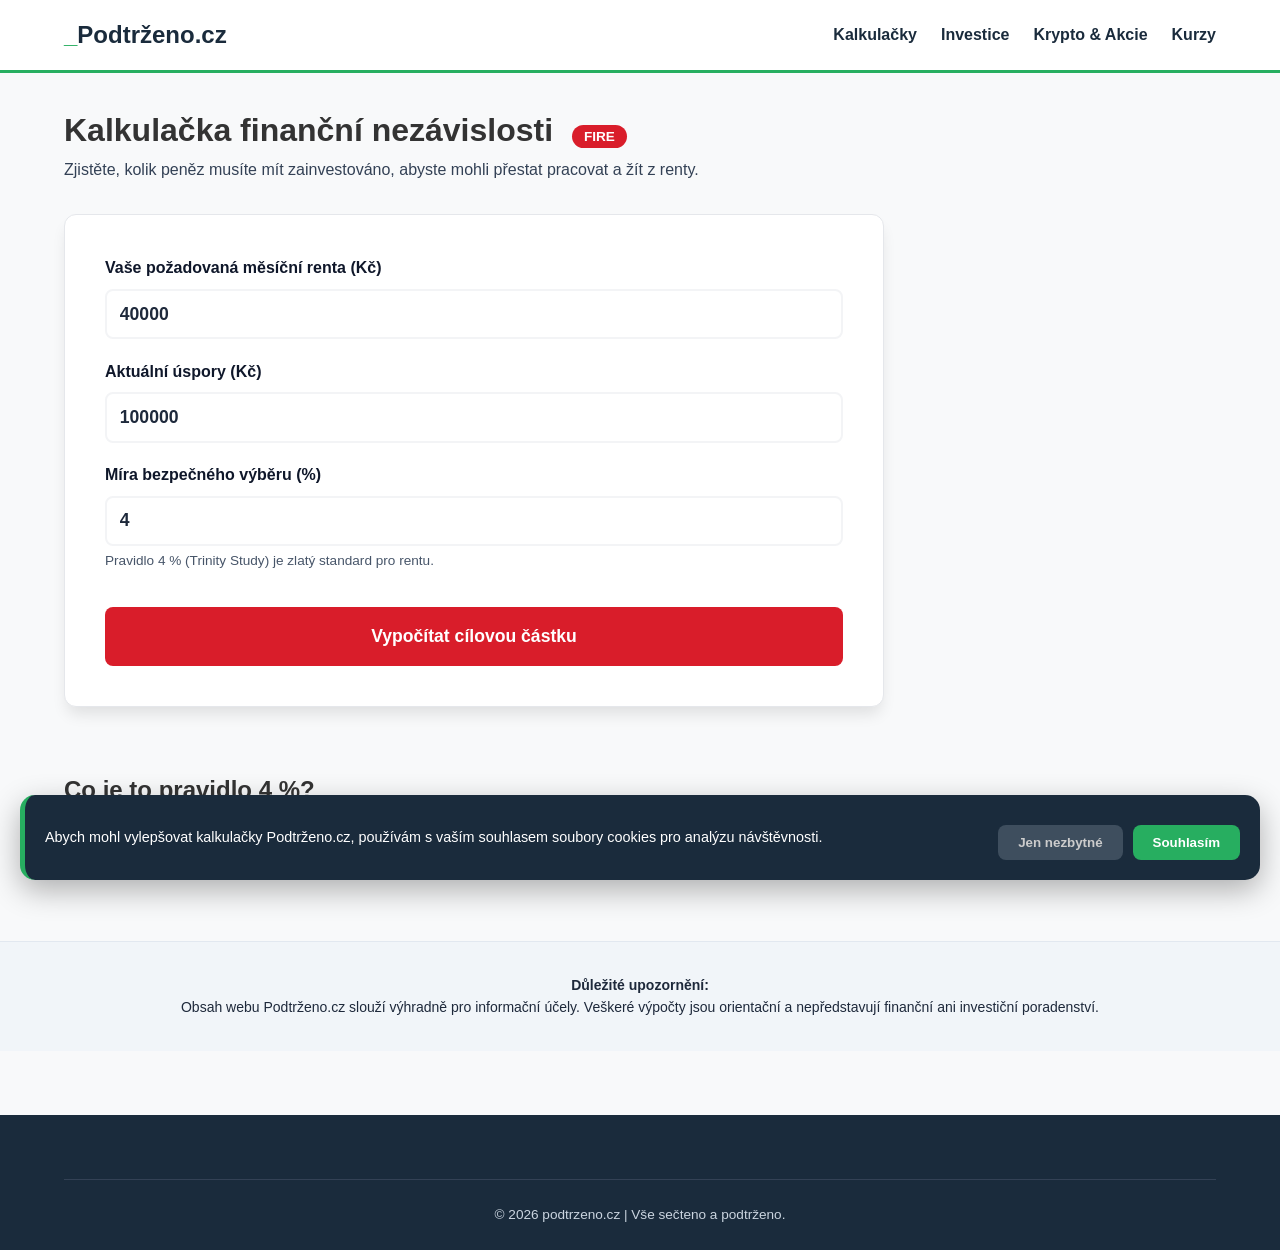
<file: html/kalkulacky/fire.html>
<!DOCTYPE html>
<html lang="cs">
<head>
    <meta charset="UTF-8">
    <meta name="viewport" content="width=device-width, initial-scale=1.0">
    <title>Kalkulačka finanční nezávislosti (FIRE) | Podtrženo.cz</title>
    <meta name="description" content="Spočítejte si svou cílovou částku pro finanční nezávislost. Zjistěte, kolik musíte mít naspořeno, abyste mohli žít z renty podle pravidla 4 %.">
    
    <link rel="stylesheet" href="../../styles.css">
    <link rel="icon" type="image/svg+xml" href="../../favicon.png">
    <link rel="apple-touch-icon" href="../../favicon.png">
    
    <style>
        .calc-card { background: #fff; padding: 2.5rem; border-radius: 12px; border: 1px solid #e5e7eb; box-shadow: 0 10px 15px -3px rgba(0,0,0,0.1); }
        .input-group { margin-bottom: 1.2rem; }
        .form-label { display: flex; align-items: center; font-weight: 700; margin-bottom: 0.5rem; color: #0f172a; }
        .input-main { width: 100%; padding: 0.8rem; border: 2px solid #f3f4f6; border-radius: 8px; font-size: 1.1rem; font-weight: 600; color: #1e293b; }
        .input-main:focus { border-color: #d91d2a; outline: none; }
        
        .btn-calc { background: #d91d2a; color: white; border: none; padding: 1.2rem; width: 100%; border-radius: 8px; font-weight: 800; cursor: pointer; transition: 0.2s; margin-top: 1rem; font-size: 1.1rem; }
        .btn-calc:hover { background: #b91c1c; }
        
        .badge { background: #d91d2a; color: white; padding: 4px 12px; border-radius: 20px; font-size: 0.85rem; margin-left: 10px; text-transform: uppercase; font-weight: 800; }
        .res-box { display: none; margin-top: 2rem; padding: 2rem; background: #fff5f6; border: 2px solid #d91d2a; border-radius: 12px; text-align: center; }
        .fire-val { font-size: 2.5rem; font-weight: 900; color: #d91d2a; }
        
        .remaining-text { color: #d91d2a; font-weight: 800; }
        .input-hint { color: #475569; font-size: 0.85rem; display: block; margin-top: 0.25rem; font-weight: 500; }

        .disclaimer-footer { background-color: #f1f5f9; border-top: 1px solid #e2e8f0; padding: 2rem 5%; margin-top: 3rem; font-size: 0.875rem; color: #1e293b; text-align: center; line-height: 1.6; }
        
        /* Cookie lišta CSS */
        #cookie-banner {
            position: fixed; bottom: 20px; left: 20px; right: 20px;
            background: #1a2b3c; color: white; padding: 20px;
            border-radius: 15px; box-shadow: 0 10px 30px rgba(0,0,0,0.3);
            z-index: 9999; display: none; align-items: center; justify-content: space-between;
            flex-wrap: wrap; border-left: 5px solid #27ae60;
        }
        #cookie-banner p { margin: 0 20px 0 0; font-size: 0.9rem; flex: 1; min-width: 250px; }
        .cookie-btns { display: flex; gap: 10px; margin-top: 10px; }
        .cookie-btn { padding: 10px 20px; border-radius: 8px; cursor: pointer; border: none; font-weight: bold; transition: 0.3s; }
        .btn-accept { background: #27ae60; color: white; }
        .btn-decline { background: #3e4e5e; color: #ccc; }
    </style>

    <script async src="https://www.googletagmanager.com/gtag/js?id=G-TYD8G2RZBP" type="text/plain" class="ga-script"></script>
    <script type="text/plain" class="ga-script">
      window.dataLayer = window.dataLayer || [];
      function gtag(){dataLayer.push(arguments);}
      gtag('js', new Date());
      gtag('config', 'G-TYD8G2RZBP');
    </script>
</head>
<body>

<header>
    <a href="../../index.html" class="logo"><span>_</span>Podtrženo.cz</a>
    <nav>
        <ul>
            <li><a href="../../index.html#kalkulacky">Kalkulačky</a></li>
            <li><a href="../investice.html">Investice</a></li>
            <li><a href="../krypto.html">Krypto & Akcie</a></li>
            <li><a href="../kurzy.html">Kurzy</a></li>
        </ul>
    </nav>
</header>

<div class="container">
    <main>
        <h1>Kalkulačka finanční nezávislosti <span class="badge">Fire</span></h1>
        <p style="margin-bottom: 2rem; color: #334155; font-weight: 500;">Zjistěte, kolik peněz musíte mít zainvestováno, abyste mohli přestat pracovat a žít z renty.</p>

        <div class="calc-card">
            <div class="input-group">
                <label class="form-label" for="target-renta">Vaše požadovaná měsíční renta (Kč)</label>
                <input type="number" id="target-renta" class="input-main" value="40000" step="1000">
            </div>
            <div class="input-group">
                <label class="form-label" for="current-savings">Aktuální úspory (Kč)</label>
                <input type="number" id="current-savings" class="input-main" value="100000">
            </div>
            <div class="input-group">
                <label class="form-label" for="return-rate">Míra bezpečného výběru (%)</label>
                <input type="number" id="return-rate" class="input-main" value="4" step="0.1">
                <span class="input-hint">Pravidlo 4 % (Trinity Study) je zlatý standard pro rentu.</span>
            </div>

            <button class="btn-calc" onclick="calculateFIRE()">Vypočítat cílovou částku</button>

            <div id="res-box" class="res-box">
                <span style="font-weight:700; color:#d91d2a; font-size: 1.1rem;">Cílový majetek pro nekonečnou rentu:</span>
                <div id="total-fire-sum" class="fire-val">0 Kč</div>
                
                <div class="result-breakdown" style="margin-top: 1.5rem; border-top: 2px solid #ffdadc; padding-top: 1.2rem; text-align: left;">
                    <div style="display: flex; justify-content: space-between; margin-bottom: 0.5rem;">
                        <span>Roční rozpočet:</span>
                        <strong id="out-annual" style="color:#0f172a"></strong>
                    </div>
                    <div style="display: flex; justify-content: space-between;" class="remaining-text">
                        <span>Zbývá naspořit:</span>
                        <strong id="out-remaining"></strong>
                    </div>
                </div>
            </div>
        </div>

        <article style="margin-top: 4rem;">
            <h2>Co je to pravidlo 4 %?</h2>
            <p>Pravidlo vychází ze studie Trinity. Říká, že pokud máte své peníze v portfoliu složeném z akcií a dluhopisů, můžete každý rok vybrat 4 % z celkové částky, aniž byste svůj kapitál v horizontu 30 let vyčerpali.</p>
            
        </article>
    </main>
</div>

<div class="disclaimer-footer">
    <strong>Důležité upozornění:</strong>
    <p>Obsah webu Podtrženo.cz slouží výhradně pro informační účely. Veškeré výpočty jsou orientační a nepředstavují finanční ani investiční poradenství.</p>
</div>

<footer>
    <div class="footer-bottom">
        &copy; 2026 podtrzeno.cz | Vše sečteno a podtrženo.
    </div>
</footer>

<div id="cookie-banner">
    <p>Abych mohl vylepšovat kalkulačky Podtrženo.cz, používám s vaším souhlasem soubory cookies pro analýzu návštěvnosti.</p>
    <div class="cookie-btns">
        <button class="cookie-btn btn-decline" onclick="cookieAction('reject')">Jen nezbytné</button>
        <button class="cookie-btn btn-accept" onclick="cookieAction('accept')">Souhlasím</button>
    </div>
</div>

<script>
    /* --- LOGIKA COOKIE LIŠTY --- */
    function cookieAction(action) {
        if (action === 'accept') {
            localStorage.setItem('cookieConsent', 'accepted');
            activateGA();
        } else {
            localStorage.setItem('cookieConsent', 'rejected');
        }
        document.getElementById('cookie-banner').style.display = 'none';
    }

    function activateGA() {
        const scripts = document.querySelectorAll('.ga-script');
        scripts.forEach(script => {
            const newScript = document.createElement('script');
            if (script.src) {
                newScript.src = script.src;
                newScript.async = true;
            } else {
                newScript.innerHTML = script.innerHTML;
            }
            document.head.appendChild(newScript);
            script.remove();
        });
    }

    window.onload = function() {
        const consent = localStorage.getItem('cookieConsent');
        if (!consent) {
            document.getElementById('cookie-banner').style.display = 'flex';
        } else if (consent === 'accepted') {
            activateGA();
        }
    };

    /* --- LOGIKA FIRE VÝPOČTU --- */
    function calculateFIRE() {
        const monthly = parseFloat(document.getElementById('target-renta').value);
        const current = parseFloat(document.getElementById('current-savings').value);
        const rate_val = parseFloat(document.getElementById('return-rate').value);

        if (isNaN(monthly) || isNaN(rate_val) || rate_val <= 0) return;

        const rate = rate_val / 100;
        const annual = monthly * 12;
        const targetSum = annual / rate;
        const remaining = Math.max(0, targetSum - current);

        const fmt = (num) => Math.round(num).toLocaleString('cs-CZ') + ' Kč';

        document.getElementById('total-fire-sum').innerText = fmt(targetSum);
        document.getElementById('out-annual').innerText = fmt(annual);
        document.getElementById('out-remaining').innerText = fmt(remaining);

        document.getElementById('res-box').style.display = 'block';
    }
</script>
</body>
</html>
</file>
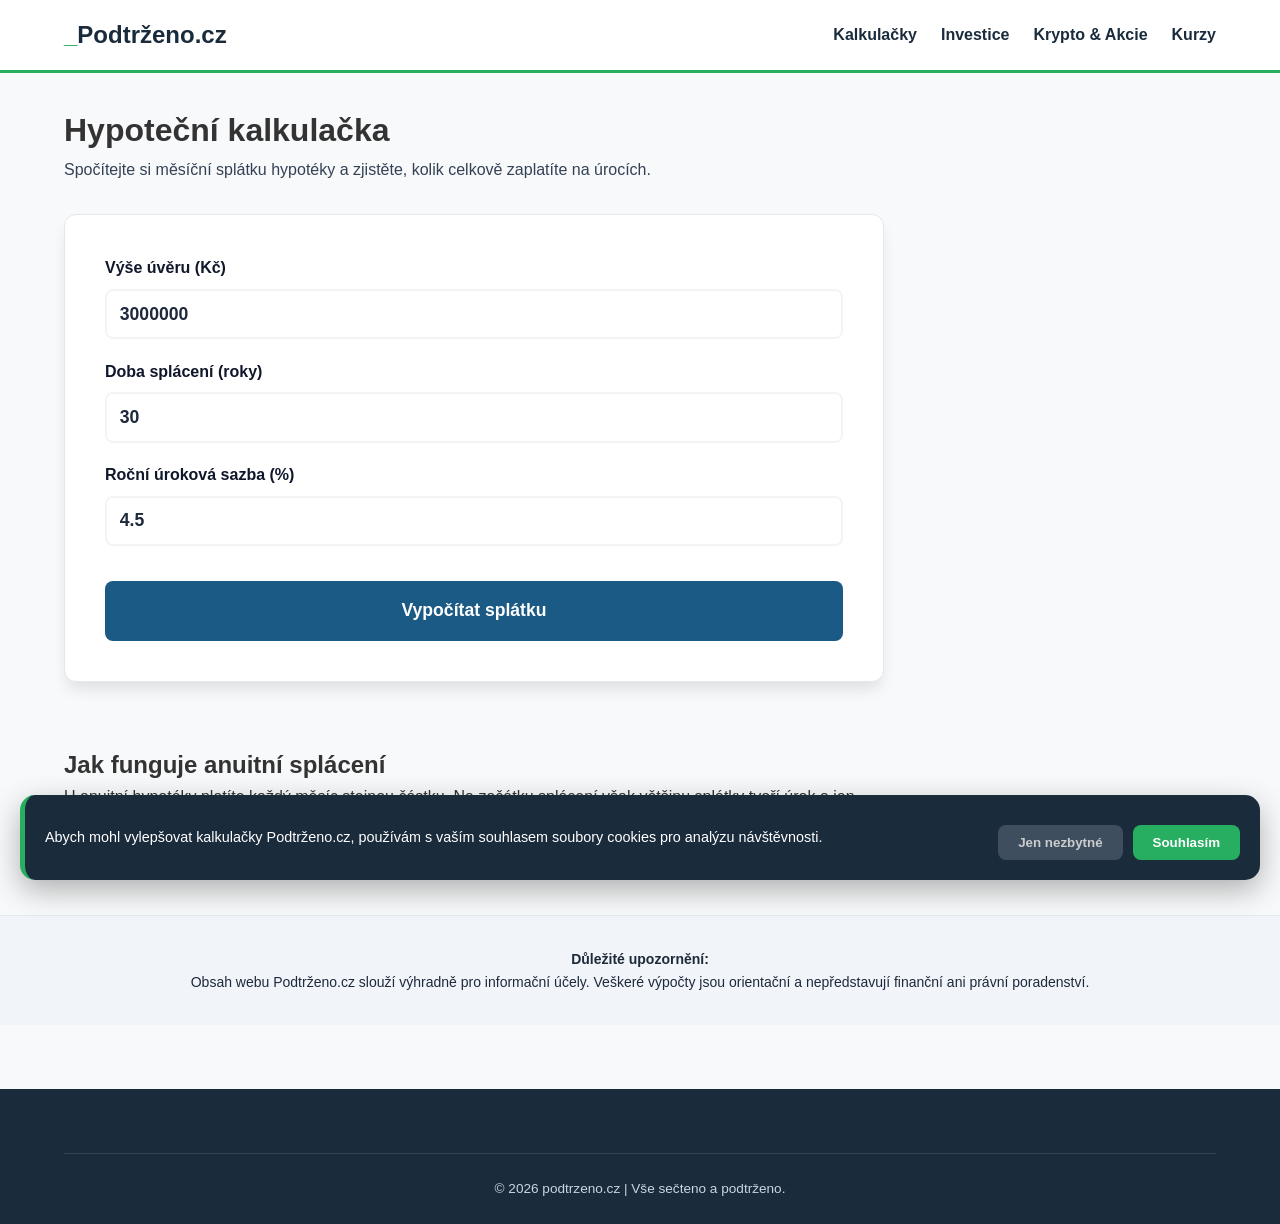
<file: html/kalkulacky/hypoteka.html>
<!DOCTYPE html>
<html lang="cs">
<head>
    <meta charset="UTF-8">
    <meta name="viewport" content="width=device-width, initial-scale=1.0">
    <title>Hypoteční kalkulačka | Podtrženo.cz</title>
    <meta name="description" content="Spočítejte si měsíční splátku hypotéky pro rok 2026. Jednoduchý výpočet splátky, úroků a celkového přeplacení úvěru online.">
    
    <link rel="stylesheet" href="../../styles.css">
    <link rel="icon" type="image/svg+xml" href="../../favicon.png">
    <link rel="apple-touch-icon" href="../../favicon.png">

    <style>
        .calc-card { background: #fff; padding: 2.5rem; border-radius: 12px; border: 1px solid #e5e7eb; box-shadow: 0 10px 15px -3px rgba(0,0,0,0.1); }
        .input-group { margin-bottom: 1.2rem; }
        .form-label { display: flex; align-items: center; font-weight: 700; margin-bottom: 0.5rem; color: #0f172a; }
        .input-main { width: 100%; padding: 0.8rem; border: 2px solid #f3f4f6; border-radius: 8px; font-size: 1.1rem; font-weight: 600; color: #1e293b; }
        .input-main:focus { border-color: #1a5a84; outline: none; }
        .btn-calc { background: #1a5a84; color: white; border: none; padding: 1.2rem; width: 100%; border-radius: 8px; font-weight: 800; cursor: pointer; transition: 0.2s; margin-top: 1rem; font-size: 1.1rem; }
        .btn-calc:hover { background: #164e72; }
        .res-box { display: none; margin-top: 2rem; padding: 2rem; background: #f0f7ff; border: 2px solid #1a5a84; border-radius: 12px; text-align: center; }
        .blue-val { font-size: 2.5rem; font-weight: 900; color: #1a5a84; }

        .disclaimer-footer { background-color: #f1f5f9; border-top: 1px solid #e2e8f0; padding: 2rem 5%; margin-top: 3rem; font-size: 0.875rem; color: #1e293b; text-align: center; line-height: 1.6; }
        
        /* Cookie lišta CSS */
        #cookie-banner {
            position: fixed; bottom: 20px; left: 20px; right: 20px;
            background: #1a2b3c; color: white; padding: 20px;
            border-radius: 15px; box-shadow: 0 10px 30px rgba(0,0,0,0.3);
            z-index: 9999; display: none; align-items: center; justify-content: space-between;
            flex-wrap: wrap; border-left: 5px solid #27ae60;
        }
        #cookie-banner p { margin: 0 20px 0 0; font-size: 0.9rem; flex: 1; min-width: 250px; }
        .cookie-btns { display: flex; gap: 10px; margin-top: 10px; }
        .cookie-btn { padding: 10px 20px; border-radius: 8px; cursor: pointer; border: none; font-weight: bold; transition: 0.3s; }
        .btn-accept { background: #27ae60; color: white; }
        .btn-decline { background: #3e4e5e; color: #ccc; }
    </style>

    <script async src="https://www.googletagmanager.com/gtag/js?id=G-TYD8G2RZBP" type="text/plain" class="ga-script"></script>
    <script type="text/plain" class="ga-script">
      window.dataLayer = window.dataLayer || [];
      function gtag(){dataLayer.push(arguments);}
      gtag('js', new Date());
      gtag('config', 'G-TYD8G2RZBP');
    </script>
</head>
<body>

<header>
    <a href="../../index.html" class="logo"><span>_</span>Podtrženo.cz</a>
    <nav>
        <ul>
            <li><a href="../../index.html#kalkulacky">Kalkulačky</a></li>
            <li><a href="../investice.html">Investice</a></li>
            <li><a href="../krypto.html">Krypto & Akcie</a></li>
            <li><a href="../kurzy.html">Kurzy</a></li>
        </ul>
    </nav>
</header>

<div class="container">
    <main>
        <h1>Hypoteční kalkulačka</h1>
        <p style="margin-bottom: 2rem; color: #334155; font-weight: 500;">Spočítejte si měsíční splátku hypotéky a zjistěte, kolik celkově zaplatíte na úrocích.</p>

        <div class="calc-card">
            <div class="input-group">
                <label class="form-label" for="loan-amount">Výše úvěru (Kč)</label>
                <input type="number" id="loan-amount" class="input-main" value="3000000" step="100000">
            </div>
            <div class="input-group">
                <label class="form-label" for="loan-years">Doba splácení (roky)</label>
                <input type="number" id="loan-years" class="input-main" value="30">
            </div>
            <div class="input-group">
                <label class="form-label" for="loan-rate">Roční úroková sazba (%)</label>
                <input type="number" id="loan-rate" class="input-main" value="4.5" step="0.1">
            </div>

            <button class="btn-calc" onclick="calculateMortgage()">Vypočítat splátku</button>

            <div id="res-box" class="res-box">
                <span style="font-weight:700; color:#1a5a84; font-size: 1.1rem;">Vaše měsíční splátka:</span>
                <div id="monthly-payment" class="blue-val">0 Kč</div>
                
                <div class="result-breakdown" style="margin-top: 1.5rem; border-top: 2px solid #d1e9f9; padding-top: 1.2rem; text-align: left;">
                    <div class="breakdown-item" style="display: flex; justify-content: space-between; margin-bottom: 0.5rem;">
                        <span>Celkem zaplatíte (vč. úroků):</span>
                        <strong id="out-total-paid" style="color: #0f172a;"></strong>
                    </div>
                    <div class="breakdown-item" style="display: flex; justify-content: space-between; color: #9a5213;">
                        <span>Z toho čistý úrok (přeplacení):</span>
                        <strong id="out-total-interest"></strong>
                    </div>
                </div>
            </div>
        </div>

        <article style="margin-top: 4rem;">
            <h2>Jak funguje anuitní splácení</h2>
            <p>U anuitní hypotéky platíte každý měsíc stejnou částku. Na začátku splácení však většinu splátky tvoří úrok a jen malou část samotná splátka jistiny (úmoru). Postupem času se tento poměr obrací.</p>
        </article>
    </main>
</div>

<div class="disclaimer-footer">
    <strong>Důležité upozornění:</strong>
    <p>Obsah webu Podtrženo.cz slouží výhradně pro informační účely. Veškeré výpočty jsou orientační a nepředstavují finanční ani právní poradenství.</p>
</div>

<footer>
    <div class="footer-bottom">
        &copy; 2026 podtrzeno.cz | Vše sečteno a podtrženo.
    </div>
</footer>

<div id="cookie-banner">
    <p>Abych mohl vylepšovat kalkulačky Podtrženo.cz, používám s vaším souhlasem soubory cookies pro analýzu návštěvnosti.</p>
    <div class="cookie-btns">
        <button class="cookie-btn btn-decline" onclick="cookieAction('reject')">Jen nezbytné</button>
        <button class="cookie-btn btn-accept" onclick="cookieAction('accept')">Souhlasím</button>
    </div>
</div>

<script>
    /* --- LOGIKA COOKIE LIŠTY --- */
    function cookieAction(action) {
        if (action === 'accept') {
            localStorage.setItem('cookieConsent', 'accepted');
            activateGA();
        } else {
            localStorage.setItem('cookieConsent', 'rejected');
        }
        document.getElementById('cookie-banner').style.display = 'none';
    }

    function activateGA() {
        const scripts = document.querySelectorAll('.ga-script');
        scripts.forEach(script => {
            const newScript = document.createElement('script');
            if (script.src) {
                newScript.src = script.src;
                newScript.async = true;
            } else {
                newScript.innerHTML = script.innerHTML;
            }
            document.head.appendChild(newScript);
            script.remove();
        });
    }

    window.onload = function() {
        const consent = localStorage.getItem('cookieConsent');
        if (!consent) {
            document.getElementById('cookie-banner').style.display = 'flex';
        } else if (consent === 'accepted') {
            activateGA();
        }
    };

    /* --- VÝPOČET HYPOTÉKY --- */
    function calculateMortgage() {
        const principal = parseFloat(document.getElementById('loan-amount').value);
        const yearlyRate = parseFloat(document.getElementById('loan-rate').value);
        const years = parseFloat(document.getElementById('loan-years').value);

        if (isNaN(principal) || isNaN(yearlyRate) || isNaN(years) || years <= 0) return;

        const fmt = (num) => Math.round(num).toLocaleString('cs-CZ') + ' Kč';
        const numberOfPayments = years * 12;
        let monthlyPayment;

        if (yearlyRate === 0) {
            monthlyPayment = principal / numberOfPayments;
        } else {
            const monthlyRate = yearlyRate / 100 / 12;
            const x = Math.pow(1 + monthlyRate, numberOfPayments);
            monthlyPayment = (principal * x * monthlyRate) / (x - 1);
        }
        
        const totalPaid = monthlyPayment * numberOfPayments;
        const totalInterest = totalPaid - principal;

        document.getElementById('monthly-payment').innerText = fmt(monthlyPayment);
        document.getElementById('out-total-paid').innerText = fmt(totalPaid);
        document.getElementById('out-total-interest').innerText = "+ " + fmt(totalInterest);
        document.getElementById('res-box').style.display = 'block';
    }
</script>
</body>
</html>
</file>
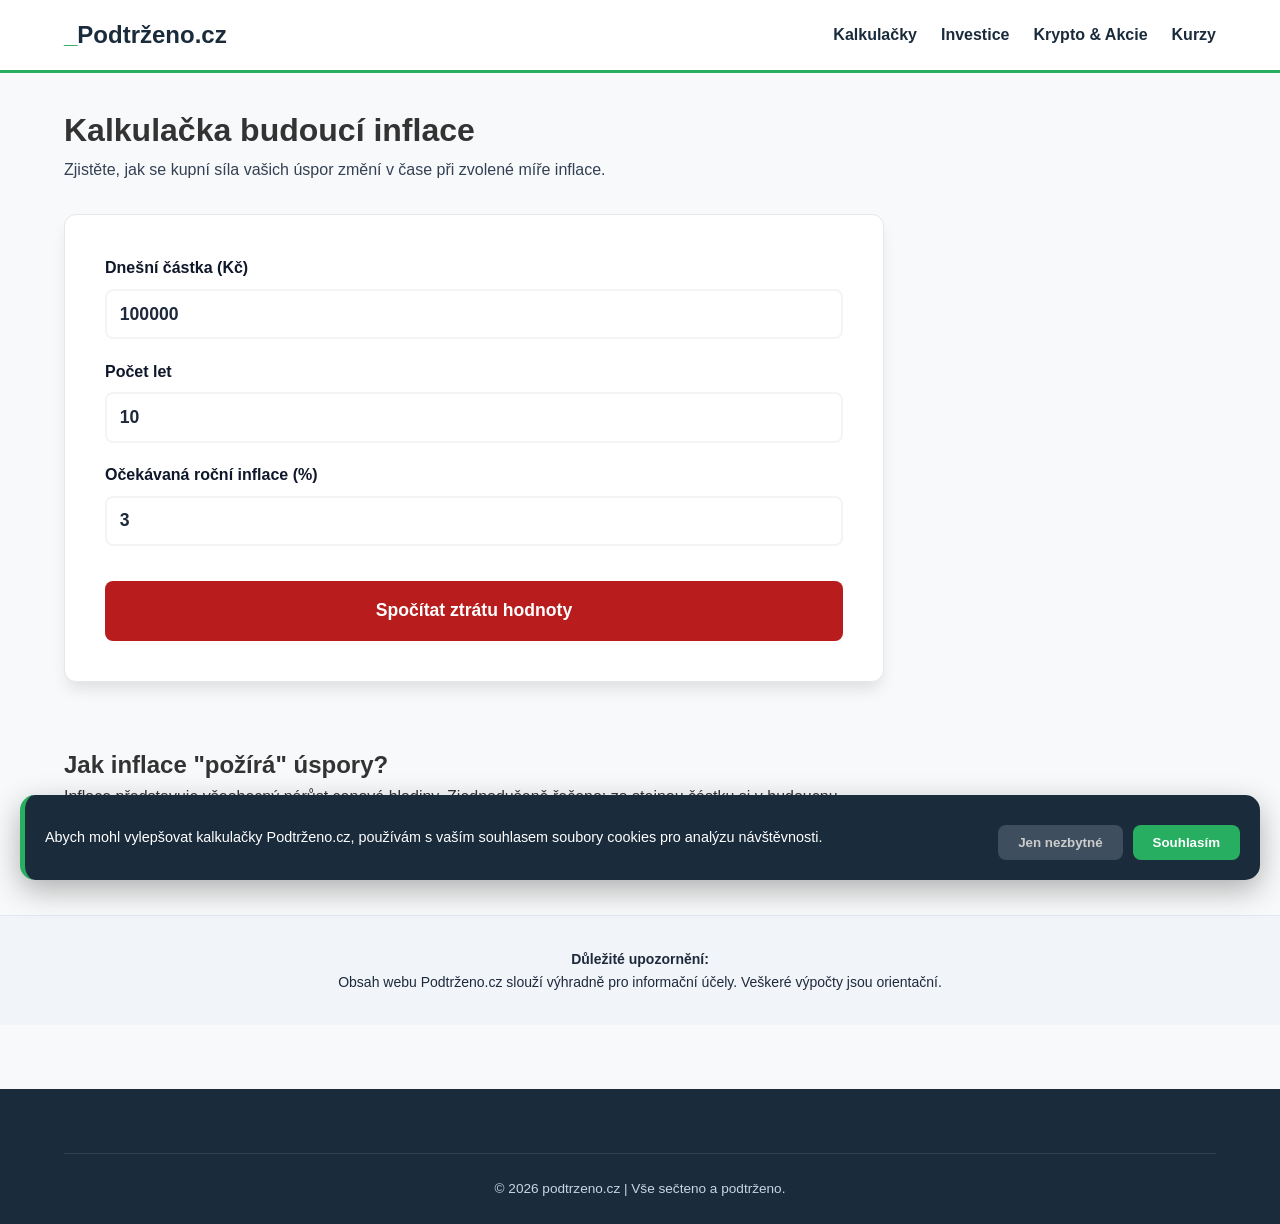
<file: html/kalkulacky/inflace.html>
<!DOCTYPE html>
<html lang="cs">
<head>
    <meta charset="UTF-8">
    <meta name="viewport" content="width=device-width, initial-scale=1.0">
    <title>Kalkulačka inflace | Podtrženo.cz</title>
    <meta name="description" content="Spočítejte si, jak inflace ovlivní vaše úspory v čase. Jednoduchá kalkulačka ztráty kupní síly peněz pro rok 2026.">
    
    <link rel="stylesheet" href="../../styles.css">
    <link rel="icon" type="image/svg+xml" href="../../favicon.png">
    <link rel="apple-touch-icon" href="../../favicon.png">
    
    <style>
        .calc-card { background: #fff; padding: 2.5rem; border-radius: 12px; border: 1px solid #e5e7eb; box-shadow: 0 10px 15px -3px rgba(0,0,0,0.1); }
        .input-group { margin-bottom: 1.2rem; }
        .form-label { display: flex; align-items: center; font-weight: 700; margin-bottom: 0.5rem; color: #0f172a; }
        .input-main { width: 100%; padding: 0.8rem; border: 2px solid #f3f4f6; border-radius: 8px; font-size: 1.1rem; font-weight: 600; color: #1e293b; }
        .input-main:focus { border-color: #b91c1c; outline: none; }
        
        .btn-calc { background: #b91c1c; color: white; border: none; padding: 1.2rem; width: 100%; border-radius: 8px; font-weight: 800; cursor: pointer; transition: 0.2s; margin-top: 1rem; font-size: 1.1rem; }
        .btn-calc:hover { background: #991b1b; }
        
        .res-box { display: none; margin-top: 2rem; padding: 2rem; background: #fef2f2; border: 2px solid #b91c1c; border-radius: 12px; text-align: center; }
        .negative-val { font-size: 2.5rem; font-weight: 900; color: #b91c1c; }
        .loss-text { color: #b91c1c; font-weight: 800; }

        .disclaimer-footer { background-color: #f1f5f9; border-top: 1px solid #e2e8f0; padding: 2rem 5%; margin-top: 3rem; font-size: 0.875rem; color: #1e293b; text-align: center; line-height: 1.6; }
        
        /* Cookie lišta CSS */
        #cookie-banner {
            position: fixed; bottom: 20px; left: 20px; right: 20px;
            background: #1a2b3c; color: white; padding: 20px;
            border-radius: 15px; box-shadow: 0 10px 30px rgba(0,0,0,0.3);
            z-index: 9999; display: none; align-items: center; justify-content: space-between;
            flex-wrap: wrap; border-left: 5px solid #27ae60;
        }
        #cookie-banner p { margin: 0 20px 0 0; font-size: 0.9rem; flex: 1; min-width: 250px; }
        .cookie-btns { display: flex; gap: 10px; margin-top: 10px; }
        .cookie-btn { padding: 10px 20px; border-radius: 8px; cursor: pointer; border: none; font-weight: bold; transition: 0.3s; }
        .btn-accept { background: #27ae60; color: white; }
        .btn-decline { background: #3e4e5e; color: #ccc; }
    </style>

    <script async src="https://www.googletagmanager.com/gtag/js?id=G-TYD8G2RZBP" type="text/plain" class="ga-script"></script>
    <script type="text/plain" class="ga-script">
      window.dataLayer = window.dataLayer || [];
      function gtag(){dataLayer.push(arguments);}
      gtag('js', new Date());
      gtag('config', 'G-TYD8G2RZBP');
    </script>
</head>
<body>

<header>
    <a href="../../index.html" class="logo"><span>_</span>Podtrženo.cz</a>
    <nav>
        <ul>
            <li><a href="../../index.html#kalkulacky">Kalkulačky</a></li>
            <li><a href="../investice.html">Investice</a></li>
            <li><a href="../krypto.html">Krypto & Akcie</a></li>
            <li><a href="../kurzy.html">Kurzy</a></li>
        </ul>
    </nav>
</header>

<div class="container">
    <main>
        <h1>Kalkulačka budoucí inflace</h1>
        <p style="margin-bottom: 2rem; color: #334155; font-weight: 500;">Zjistěte, jak se kupní síla vašich úspor změní v čase při zvolené míře inflace.</p>

        <div class="calc-card">
            <div class="input-group">
                <label class="form-label" for="amount">Dnešní částka (Kč)</label>
                <input type="number" id="amount" class="input-main" value="100000">
            </div>
            <div class="input-group">
                <label class="form-label" for="years">Počet let</label>
                <input type="number" id="years" class="input-main" value="10">
            </div>
            <div class="input-group">
                <label class="form-label" for="inflation-rate">Očekávaná roční inflace (%)</label>
                <input type="number" id="inflation-rate" class="input-main" value="3" step="0.1">
            </div>

            <button class="btn-calc" onclick="calculateInflation()">Spočítat ztrátu hodnoty</button>

            <div id="res-box" class="res-box">
                <span style="font-weight:700; color:#b91c1c; font-size: 1.1rem;">Reálná hodnota peněz za danou dobu:</span>
                <div id="future-value" class="negative-val">0 Kč</div>
                
                <div class="result-breakdown" style="margin-top: 1.5rem; border-top: 2px solid #fee2e2; padding-top: 1.2rem; text-align: left;">
                    <div style="display: flex; justify-content: space-between; margin-bottom: 0.5rem;">
                        <span>Nominální částka zůstává:</span>
                        <strong id="out-nominal" style="color:#0f172a"></strong>
                    </div>
                    <div style="display: flex; justify-content: space-between;" class="loss-text">
                        <span>Ztráta kupní síly:</span>
                        <strong id="out-loss"></strong>
                    </div>
                </div>
            </div>
        </div>

        <article style="margin-top: 4rem;">
            <h2>Jak inflace "požírá" úspory?</h2>
            <p>Inflace představuje všeobecný nárůst cenové hladiny. Zjednodušeně řečeno: za stejnou částku si v budoucnu koupíte méně zboží. Tato kalkulačka využívá složené úročení k výpočtu budoucí reálné hodnoty vašich peněz.</p>
            
        </article>
    </main>
</div>

<div class="disclaimer-footer">
    <strong>Důležité upozornění:</strong>
    <p>Obsah webu Podtrženo.cz slouží výhradně pro informační účely. Veškeré výpočty jsou orientační.</p>
</div>

<footer>
    <div class="footer-bottom">
        &copy; 2026 podtrzeno.cz | Vše sečteno a podtrženo.
    </div>
</footer>

<div id="cookie-banner">
    <p>Abych mohl vylepšovat kalkulačky Podtrženo.cz, používám s vaším souhlasem soubory cookies pro analýzu návštěvnosti.</p>
    <div class="cookie-btns">
        <button class="cookie-btn btn-decline" onclick="cookieAction('reject')">Jen nezbytné</button>
        <button class="cookie-btn btn-accept" onclick="cookieAction('accept')">Souhlasím</button>
    </div>
</div>

<script>
    /* --- LOGIKA COOKIE LIŠTY --- */
    function cookieAction(action) {
        if (action === 'accept') {
            localStorage.setItem('cookieConsent', 'accepted');
            activateGA();
        } else {
            localStorage.setItem('cookieConsent', 'rejected');
        }
        document.getElementById('cookie-banner').style.display = 'none';
    }

    function activateGA() {
        const scripts = document.querySelectorAll('.ga-script');
        scripts.forEach(script => {
            const newScript = document.createElement('script');
            if (script.src) {
                newScript.src = script.src;
                newScript.async = true;
            } else {
                newScript.innerHTML = script.innerHTML;
            }
            document.head.appendChild(newScript);
            script.remove();
        });
    }

    window.onload = function() {
        const consent = localStorage.getItem('cookieConsent');
        if (!consent) {
            document.getElementById('cookie-banner').style.display = 'flex';
        } else if (consent === 'accepted') {
            activateGA();
        }
    };

    /* --- LOGIKA VÝPOČTU INFLACE --- */
    function calculateInflation() {
        const p = parseFloat(document.getElementById('amount').value);
        const t = parseFloat(document.getElementById('years').value);
        const r_val = parseFloat(document.getElementById('inflation-rate').value);

        if (isNaN(p) || isNaN(t) || isNaN(r_val) || r_val < 0) return;

        const r = r_val / 100;
        // Vzorec pro budoucí kupní sílu: FV = P / (1 + r)^t
        const futurePurchasingPower = p / Math.pow(1 + r, t);
        const loss = p - futurePurchasingPower;

        const fmt = (num) => Math.round(num).toLocaleString('cs-CZ') + ' Kč';

        document.getElementById('future-value').innerText = fmt(futurePurchasingPower);
        document.getElementById('out-nominal').innerText = fmt(p);
        document.getElementById('out-loss').innerText = "- " + fmt(loss);

        document.getElementById('res-box').style.display = 'block';
    }
</script>
</body>
</html>
</file>
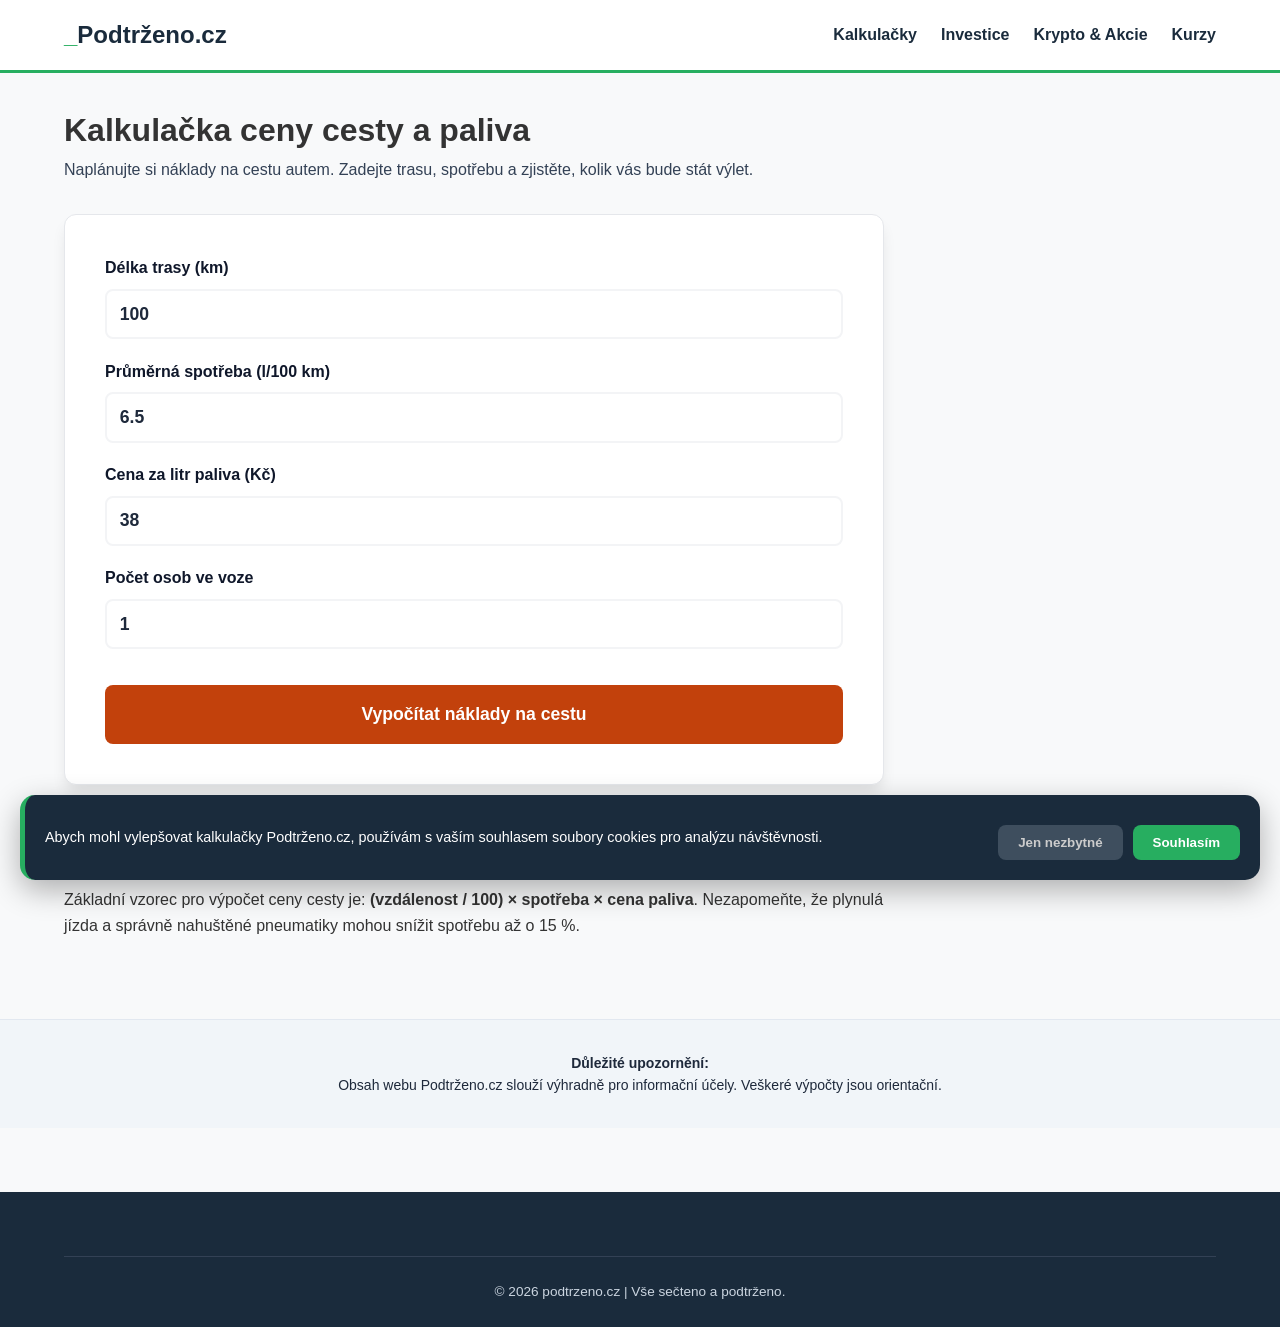
<file: html/kalkulacky/palivo.html>
<!DOCTYPE html>
<html lang="cs">
<head>
    <meta charset="UTF-8">
    <meta name="viewport" content="width=device-width, initial-scale=1.0">
    <title>Kalkulačka ceny paliva a cesty | Podtrženo.cz</title>
    <meta name="description" content="Naplánujte si náklady na cestu autem pro rok 2026. Jednoduchý výpočet spotřeby paliva, ceny benzínu či nafty a rozpočet nákladů na osobu.">
    
    <link rel="stylesheet" href="../../styles.css">
    <link rel="icon" type="image/svg+xml" href="../../favicon.png">
    <link rel="apple-touch-icon" href="../../favicon.png">
    
    <style>
        .calc-card { background: #fff; padding: 2.5rem; border-radius: 12px; border: 1px solid #e5e7eb; box-shadow: 0 10px 15px -3px rgba(0,0,0,0.1); }
        .input-group { margin-bottom: 1.2rem; }
        .form-label { display: flex; align-items: center; font-weight: 700; margin-bottom: 0.5rem; color: #0f172a; }
        .input-main { width: 100%; padding: 0.8rem; border: 2px solid #f3f4f6; border-radius: 8px; font-size: 1.1rem; font-weight: 600; color: #1e293b; }
        .input-main:focus { border-color: #c2410c; outline: none; }
        
        .btn-calc { background: #c2410c; color: white; border: none; padding: 1.2rem; width: 100%; border-radius: 8px; font-weight: 800; cursor: pointer; transition: 0.2s; margin-top: 1rem; font-size: 1.1rem; }
        .btn-calc:hover { background: #9a3412; }
        
        .res-box { display: none; margin-top: 2rem; padding: 2rem; background: #fffaf0; border: 2px solid #c2410c; border-radius: 12px; text-align: center; }
        .orange-val { font-size: 2.5rem; font-weight: 900; color: #c2410c; }
        .per-person-text { color: #c2410c; font-weight: 800; }

        .disclaimer-footer { background-color: #f1f5f9; border-top: 1px solid #e2e8f0; padding: 2rem 5%; margin-top: 3rem; font-size: 0.875rem; color: #1e293b; text-align: center; line-height: 1.6; }
        
        /* Cookie lišta CSS */
        #cookie-banner {
            position: fixed; bottom: 20px; left: 20px; right: 20px;
            background: #1a2b3c; color: white; padding: 20px;
            border-radius: 15px; box-shadow: 0 10px 30px rgba(0,0,0,0.3);
            z-index: 9999; display: none; align-items: center; justify-content: space-between;
            flex-wrap: wrap; border-left: 5px solid #27ae60;
        }
        #cookie-banner p { margin: 0 20px 0 0; font-size: 0.9rem; flex: 1; min-width: 250px; }
        .cookie-btns { display: flex; gap: 10px; margin-top: 10px; }
        .cookie-btn { padding: 10px 20px; border-radius: 8px; cursor: pointer; border: none; font-weight: bold; transition: 0.3s; }
        .btn-accept { background: #27ae60; color: white; }
        .btn-decline { background: #3e4e5e; color: #ccc; }
    </style>

    <script async src="https://www.googletagmanager.com/gtag/js?id=G-TYD8G2RZBP" type="text/plain" class="ga-script"></script>
    <script type="text/plain" class="ga-script">
      window.dataLayer = window.dataLayer || [];
      function gtag(){dataLayer.push(arguments);}
      gtag('js', new Date());
      gtag('config', 'G-TYD8G2RZBP');
    </script>
</head>
<body>

<header>
    <a href="../../index.html" class="logo"><span>_</span>Podtrženo.cz</a>
    <nav>
        <ul>
            <li><a href="../../index.html#kalkulacky">Kalkulačky</a></li>
            <li><a href="../investice.html">Investice</a></li>
            <li><a href="../krypto.html">Krypto & Akcie</a></li>
            <li><a href="../kurzy.html">Kurzy</a></li>
        </ul>
    </nav>
</header>

<div class="container">
    <main>
        <h1>Kalkulačka ceny cesty a paliva</h1>
        <p style="margin-bottom: 2rem; color: #334155; font-weight: 500;">Naplánujte si náklady na cestu autem. Zadejte trasu, spotřebu a zjistěte, kolik vás bude stát výlet.</p>

        <div class="calc-card">
            <div class="input-group">
                <label class="form-label" for="distance">Délka trasy (km)</label>
                <input type="number" id="distance" class="input-main" value="100" step="10">
            </div>
            <div class="input-group">
                <label class="form-label" for="consumption">Průměrná spotřeba (l/100 km)</label>
                <input type="number" id="consumption" class="input-main" value="6.5" step="0.1">
            </div>
            <div class="input-group">
                <label class="form-label" for="fuel-price">Cena za litr paliva (Kč)</label>
                <input type="number" id="fuel-price" class="input-main" value="38" step="0.5">
            </div>
            <div class="input-group">
                <label class="form-label" for="people">Počet osob ve voze</label>
                <input type="number" id="people" class="input-main" value="1" min="1">
            </div>

            <button class="btn-calc" onclick="calculateTrip()">Vypočítat náklady na cestu</button>

            <div id="res-box" class="res-box">
                <span style="font-weight:700; color:#c2410c; font-size: 1.1rem;">Celkové náklady na palivo:</span>
                <div id="total-trip-cost" class="orange-val">0 Kč</div>
                
                <div class="result-breakdown" style="margin-top: 1.5rem; border-top: 2px solid #fed7aa; padding-top: 1.2rem; text-align: left;">
                    <div style="display: flex; justify-content: space-between; margin-bottom: 0.5rem;">
                        <span>Spotřebováno paliva:</span>
                        <strong id="out-liters" style="color:#0f172a"></strong>
                    </div>
                    <div style="display: flex; justify-content: space-between;" class="per-person-text">
                        <span>Náklady na 1 osobu:</span>
                        <strong id="out-per-person"></strong>
                    </div>
                </div>
            </div>
        </div>

        <article style="margin-top: 4rem;">
            <h2>Jak ušetřit na cestách?</h2>
            <p>Základní vzorec pro výpočet ceny cesty je: <strong>(vzdálenost / 100) × spotřeba × cena paliva</strong>. Nezapomeňte, že plynulá jízda a správně nahuštěné pneumatiky mohou snížit spotřebu až o 15 %.</p>
            
        </article>
    </main>
</div>

<div class="disclaimer-footer">
    <strong>Důležité upozornění:</strong>
    <p>Obsah webu Podtrženo.cz slouží výhradně pro informační účely. Veškeré výpočty jsou orientační.</p>
</div>

<footer>
    <div class="footer-bottom">
        &copy; 2026 podtrzeno.cz | Vše sečteno a podtrženo.
    </div>
</footer>

<div id="cookie-banner">
    <p>Abych mohl vylepšovat kalkulačky Podtrženo.cz, používám s vaším souhlasem soubory cookies pro analýzu návštěvnosti.</p>
    <div class="cookie-btns">
        <button class="cookie-btn btn-decline" onclick="cookieAction('reject')">Jen nezbytné</button>
        <button class="cookie-btn btn-accept" onclick="cookieAction('accept')">Souhlasím</button>
    </div>
</div>

<script>
    /* --- LOGIKA COOKIE LIŠTY --- */
    function cookieAction(action) {
        if (action === 'accept') {
            localStorage.setItem('cookieConsent', 'accepted');
            activateGA();
        } else {
            localStorage.setItem('cookieConsent', 'rejected');
        }
        document.getElementById('cookie-banner').style.display = 'none';
    }

    function activateGA() {
        const scripts = document.querySelectorAll('.ga-script');
        scripts.forEach(script => {
            const newScript = document.createElement('script');
            if (script.src) {
                newScript.src = script.src;
                newScript.async = true;
            } else {
                newScript.innerHTML = script.innerHTML;
            }
            document.head.appendChild(newScript);
            script.remove();
        });
    }

    window.onload = function() {
        const consent = localStorage.getItem('cookieConsent');
        if (!consent) {
            document.getElementById('cookie-banner').style.display = 'flex';
        } else if (consent === 'accepted') {
            activateGA();
        }
    };

    /* --- LOGIKA VÝPOČTU CESTY --- */
    function calculateTrip() {
        const distance = parseFloat(document.getElementById('distance').value);
        const consumption = parseFloat(document.getElementById('consumption').value);
        const fuelPrice = parseFloat(document.getElementById('fuel-price').value);
        const people = parseInt(document.getElementById('people').value);

        if (isNaN(distance) || isNaN(consumption) || isNaN(fuelPrice) || distance <= 0) return;

        const totalLiters = (distance / 100) * consumption;
        const totalCost = totalLiters * fuelPrice;
        const perPerson = totalCost / Math.max(1, people);

        const fmt = (num) => Math.round(num).toLocaleString('cs-CZ') + ' Kč';

        document.getElementById('total-trip-cost').innerText = fmt(totalCost);
        document.getElementById('out-liters').innerText = totalLiters.toFixed(2).replace('.', ',') + ' litrů';
        document.getElementById('out-per-person').innerText = fmt(perPerson);

        document.getElementById('res-box').style.display = 'block';
    }
</script>
</body>
</html>
</file>
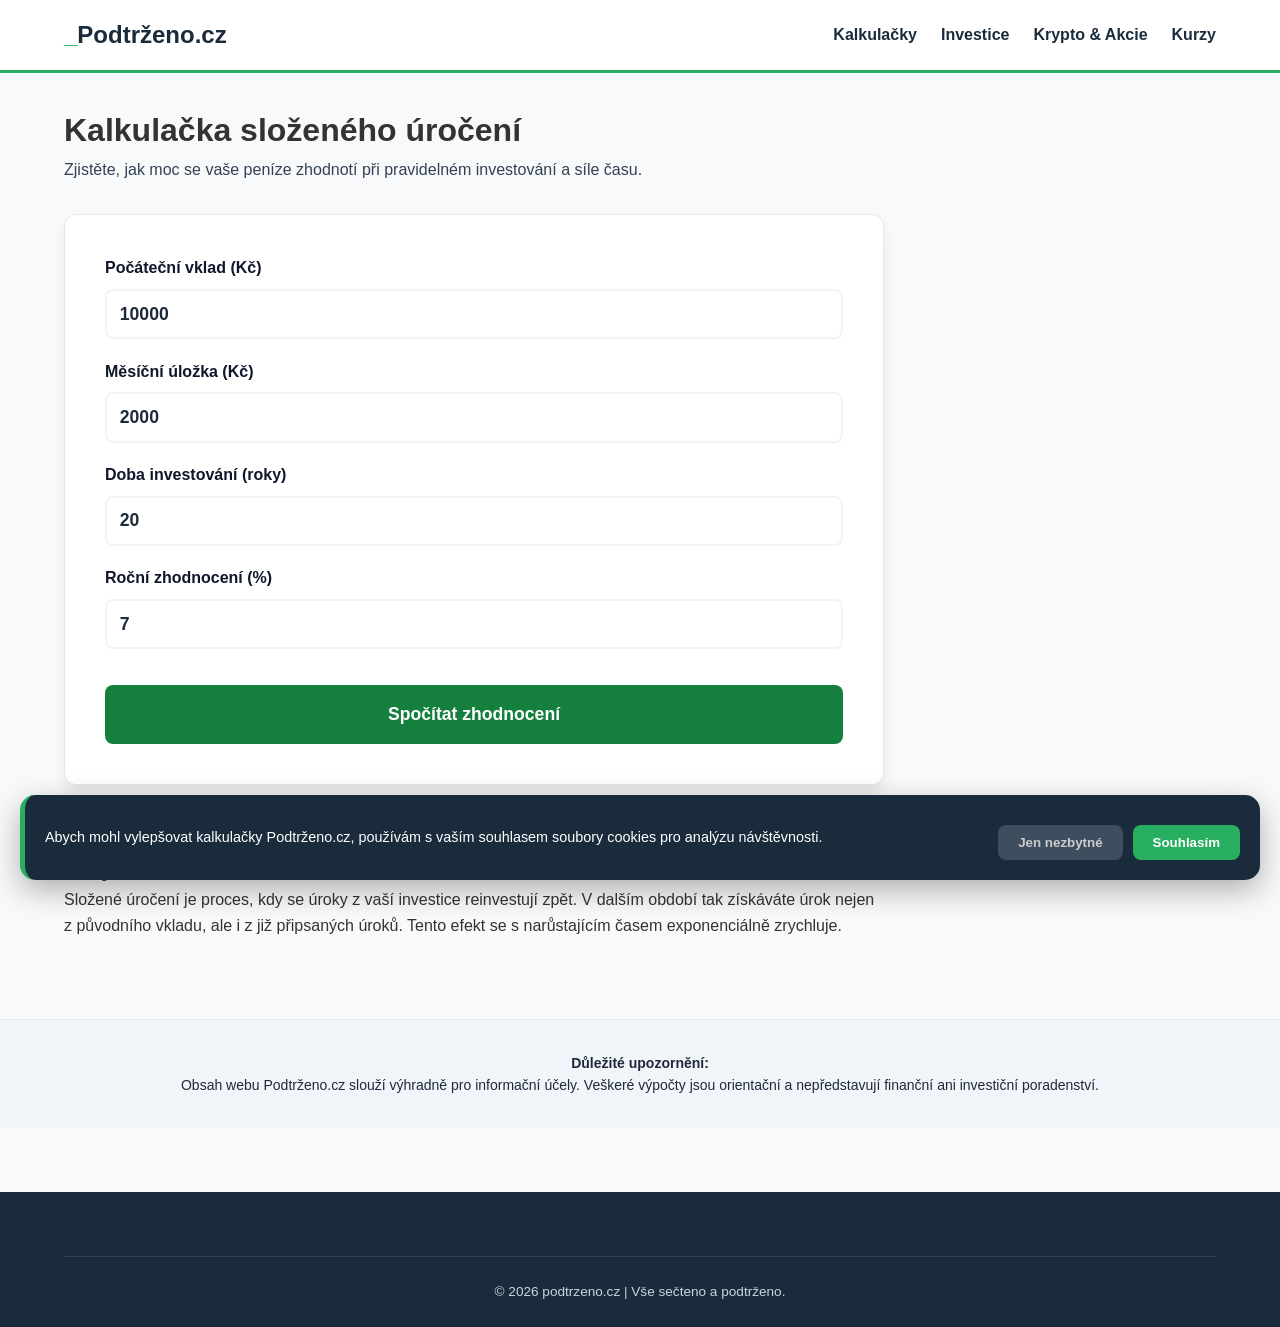
<file: html/kalkulacky/slozeny-urok.html>
<!DOCTYPE html>
<html lang="cs">
<head>
    <meta charset="UTF-8">
    <meta name="viewport" content="width=device-width, initial-scale=1.0">
    <title>Kalkulačka složeného úročení | Podtrženo.cz</title>
    <meta name="description" content="Zjistěte, jak funguje magie složeného úročení. Kalkulačka pro výpočet budoucí hodnoty vašich investic při pravidelném vkladu.">
    
    <link rel="stylesheet" href="../../styles.css">
    <link rel="icon" type="image/svg+xml" href="../../favicon.png">
    <link rel="apple-touch-icon" href="../../favicon.png">

    <style>
        .calc-card { background: #fff; padding: 2.5rem; border-radius: 12px; border: 1px solid #e5e7eb; box-shadow: 0 10px 15px -3px rgba(0,0,0,0.1); }
        .input-group { margin-bottom: 1.2rem; }
        .form-label { display: flex; align-items: center; font-weight: 700; margin-bottom: 0.5rem; color: #0f172a; }
        .input-main { width: 100%; padding: 0.8rem; border: 2px solid #f3f4f6; border-radius: 8px; font-size: 1.1rem; font-weight: 600; color: #1e293b; }
        .input-main:focus { border-color: #15803d; outline: none; }
        
        .btn-calc { background: #15803d; color: white; border: none; padding: 1.2rem; width: 100%; border-radius: 8px; font-weight: 800; cursor: pointer; transition: 0.2s; margin-top: 1rem; font-size: 1.1rem; }
        .btn-calc:hover { background: #166534; }
        
        .res-box { display: none; margin-top: 2rem; padding: 2rem; background: #f0fdf4; border: 2px solid #15803d; border-radius: 12px; text-align: center; }
        .res-box strong { color: #0f172a; font-weight: 800; }
        .profit-text { color: #15803d; font-weight: 800; }

        .disclaimer-footer { background-color: #f1f5f9; border-top: 1px solid #e2e8f0; padding: 2rem 5%; margin-top: 3rem; font-size: 0.875rem; color: #1e293b; text-align: center; line-height: 1.6; }
        
        /* Cookie lišta CSS */
        #cookie-banner {
            position: fixed; bottom: 20px; left: 20px; right: 20px;
            background: #1a2b3c; color: white; padding: 20px;
            border-radius: 15px; box-shadow: 0 10px 30px rgba(0,0,0,0.3);
            z-index: 9999; display: none; align-items: center; justify-content: space-between;
            flex-wrap: wrap; border-left: 5px solid #27ae60;
        }
        #cookie-banner p { margin: 0 20px 0 0; font-size: 0.9rem; flex: 1; min-width: 250px; }
        .cookie-btns { display: flex; gap: 10px; margin-top: 10px; }
        .cookie-btn { padding: 10px 20px; border-radius: 8px; cursor: pointer; border: none; font-weight: bold; transition: 0.3s; }
        .btn-accept { background: #27ae60; color: white; }
        .btn-decline { background: #3e4e5e; color: #ccc; }
    </style>

    <script async src="https://www.googletagmanager.com/gtag/js?id=G-TYD8G2RZBP" type="text/plain" class="ga-script"></script>
    <script type="text/plain" class="ga-script">
      window.dataLayer = window.dataLayer || [];
      function gtag(){dataLayer.push(arguments);}
      gtag('js', new Date());
      gtag('config', 'G-TYD8G2RZBP');
    </script>
</head>
<body>

<header>
    <a href="../../index.html" class="logo"><span>_</span>Podtrženo.cz</a>
    <nav>
        <ul>
            <li><a href="../../index.html#kalkulacky">Kalkulačky</a></li>
            <li><a href="../investice.html">Investice</a></li>
            <li><a href="../krypto.html">Krypto & Akcie</a></li>
            <li><a href="../kurzy.html">Kurzy</a></li>
        </ul>
    </nav>
</header>

<div class="container">
    <main>
        <h1>Kalkulačka složeného úročení</h1>
        <p style="margin-bottom: 2rem; color: #334155; font-weight: 500;">Zjistěte, jak moc se vaše peníze zhodnotí při pravidelném investování a síle času.</p>

        <div class="calc-card">
            <div class="input-group">
                <label class="form-label" for="init-deposit">Počáteční vklad (Kč)</label>
                <input type="number" id="init-deposit" class="input-main" value="10000">
            </div>
            <div class="input-group">
                <label class="form-label" for="monthly-deposit">Měsíční úložka (Kč)</label>
                <input type="number" id="monthly-deposit" class="input-main" value="2000">
            </div>
            <div class="input-group">
                <label class="form-label" for="years">Doba investování (roky)</label>
                <input type="number" id="years" class="input-main" value="20">
            </div>
            <div class="input-group">
                <label class="form-label" for="interest-rate">Roční zhodnocení (%)</label>
                <input type="number" id="interest-rate" class="input-main" value="7" step="0.1">
            </div>

            <button class="btn-calc" onclick="calculateInterest()">Spočítat zhodnocení</button>

            <div id="res-box" class="res-box">
                <span style="font-weight:700; color:#166534;">Výsledná částka po uplynutí doby:</span>
                <div id="total-val" style="font-size: 2.5rem; font-weight: 900; color: #15803d;">0 Kč</div>
                
                <div class="result-breakdown" style="margin-top: 1.5rem; border-top: 2px solid #dcfce7; padding-top: 1rem; text-align: left;">
                    <div style="display: flex; justify-content: space-between; margin-bottom: 0.5rem;">
                        <span>Celkem vložené peníze:</span>
                        <strong id="out-invested" style="color:#0f172a"></strong>
                    </div>
                    <div style="display: flex; justify-content: space-between;" class="profit-text">
                        <span>Získaný čistý úrok:</span>
                        <strong id="out-profit"></strong>
                    </div>
                </div>
            </div>
        </div>

        <article style="margin-top: 4rem;">
            <h2>Co je to složené úročení?</h2>
            <p>Složené úročení je proces, kdy se úroky z vaší investice reinvestují zpět. V dalším období tak získáváte úrok nejen z původního vkladu, ale i z již připsaných úroků. Tento efekt se s narůstajícím časem exponenciálně zrychluje.</p>
            
        </article>
    </main>
</div>

<div class="disclaimer-footer">
    <strong>Důležité upozornění:</strong>
    <p>Obsah webu Podtrženo.cz slouží výhradně pro informační účely. Veškeré výpočty jsou orientační a nepředstavují finanční ani investiční poradenství.</p>
</div>

<footer>
    <div class="footer-bottom">
        &copy; 2026 podtrzeno.cz | Vše sečteno a podtrženo.
    </div>
</footer>

<div id="cookie-banner">
    <p>Abych mohl vylepšovat kalkulačky Podtrženo.cz, používám s vaším souhlasem soubory cookies pro analýzu návštěvnosti.</p>
    <div class="cookie-btns">
        <button class="cookie-btn btn-decline" onclick="cookieAction('reject')">Jen nezbytné</button>
        <button class="cookie-btn btn-accept" onclick="cookieAction('accept')">Souhlasím</button>
    </div>
</div>

<script>
    /* --- LOGIKA COOKIE LIŠTY --- */
    function cookieAction(action) {
        if (action === 'accept') {
            localStorage.setItem('cookieConsent', 'accepted');
            activateGA();
        } else {
            localStorage.setItem('cookieConsent', 'rejected');
        }
        document.getElementById('cookie-banner').style.display = 'none';
    }

    function activateGA() {
        const scripts = document.querySelectorAll('.ga-script');
        scripts.forEach(script => {
            const newScript = document.createElement('script');
            if (script.src) {
                newScript.src = script.src;
                newScript.async = true;
            } else {
                newScript.innerHTML = script.innerHTML;
            }
            document.head.appendChild(newScript);
            script.remove();
        });
    }

    window.onload = function() {
        const consent = localStorage.getItem('cookieConsent');
        if (!consent) {
            document.getElementById('cookie-banner').style.display = 'flex';
        } else if (consent === 'accepted') {
            activateGA();
        }
    };

    /* --- LOGIKA SLOŽENÉHO ÚROČENÍ --- */
    function calculateInterest() {
        const p = parseFloat(document.getElementById('init-deposit').value);
        const m = parseFloat(document.getElementById('monthly-deposit').value);
        const t = parseFloat(document.getElementById('years').value);
        const raw_r = parseFloat(document.getElementById('interest-rate').value);
        
        if (isNaN(p) || isNaN(m) || isNaN(t) || isNaN(raw_r) || t < 0) return;

        let futureValue, totalInvested, profit;
        const n = t * 12; // měsíce

        if (raw_r === 0) {
            futureValue = p + (m * n);
        } else {
            const r = raw_r / 100 / 12; // měsíční úrok
            futureValue = p * Math.pow(1 + r, n) + m * ((Math.pow(1 + r, n) - 1) / r);
        }

        totalInvested = p + (m * n);
        profit = futureValue - totalInvested;

        const fmt = (num) => Math.round(num).toLocaleString('cs-CZ') + ' Kč';

        document.getElementById('total-val').innerText = fmt(futureValue);
        document.getElementById('out-invested').innerText = fmt(totalInvested);
        document.getElementById('out-profit').innerText = "+ " + fmt(profit);

        document.getElementById('res-box').style.display = 'block';
    }
</script>
</body>
</html>
</file>
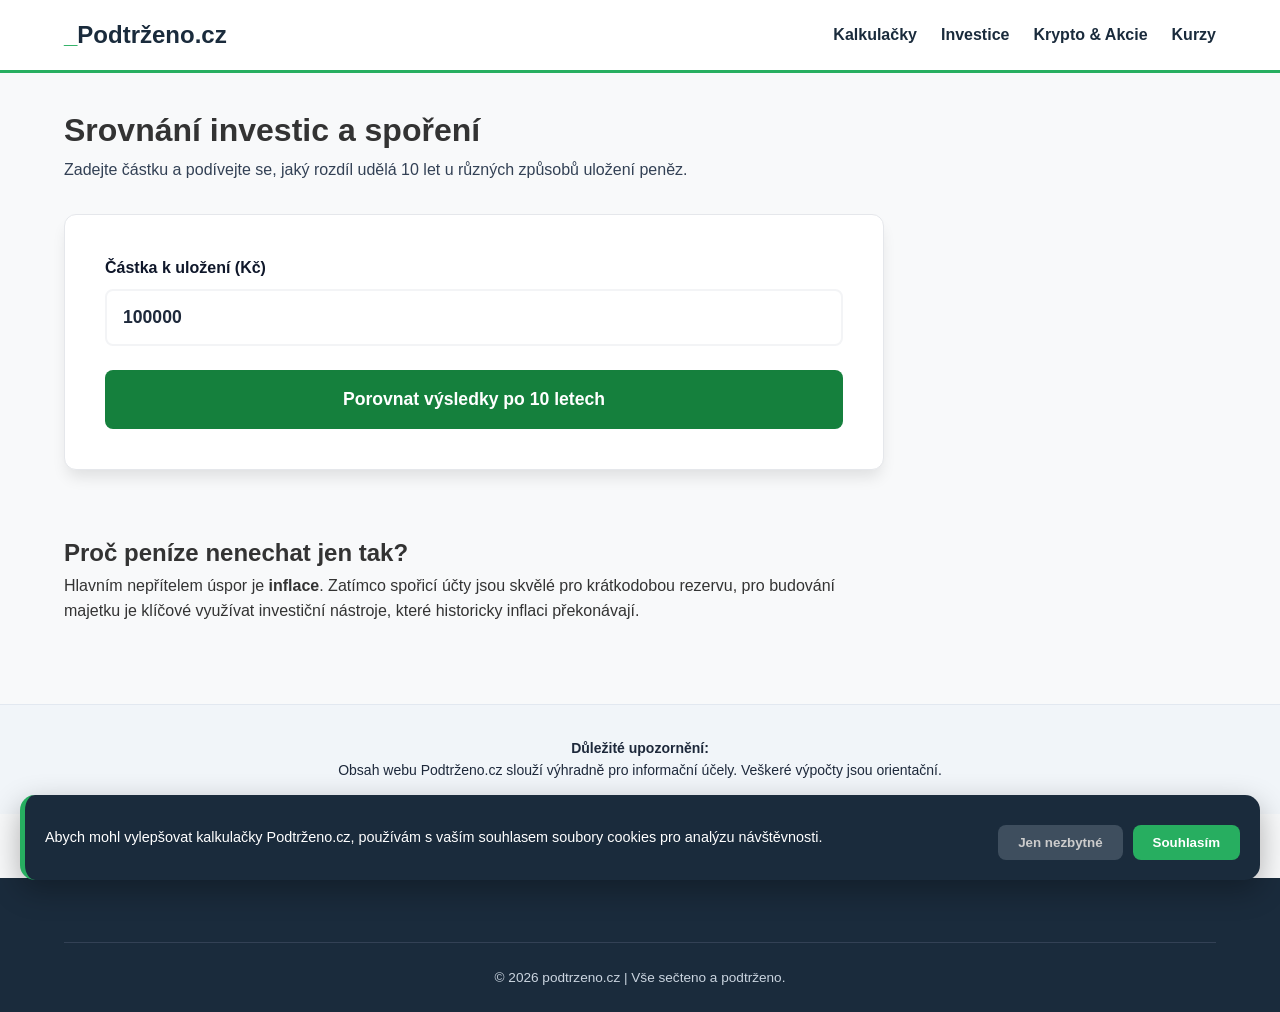
<file: html/kalkulacky/srovnani-investic.html>
<!DOCTYPE html>
<html lang="cs">
<head>
    <meta charset="UTF-8">
    <meta name="viewport" content="width=device-width, initial-scale=1.0">
    <title>Srovnání: Investice vs. Spoření | Podtrženo.cz</title>
    <meta name="description" content="Srovnejte výnosy běžného účtu, spoření a investic v horizontu 10 let. Podívejte se, jaký rozdíl v majetku udělá síla složeného úročení.">
    
    <link rel="stylesheet" href="../../styles.css">
    <link rel="icon" type="image/svg+xml" href="../../favicon.png">
    <link rel="apple-touch-icon" href="../../favicon.png">
    
    <style>
        .calc-card { background: #fff; padding: 2.5rem; border-radius: 12px; border: 1px solid #e5e7eb; box-shadow: 0 10px 15px -3px rgba(0,0,0,0.1); }
        .input-group { margin-bottom: 1.5rem; }
        .form-label { display: block; font-weight: 700; margin-bottom: 0.5rem; color: #0f172a; }
        .input-main { width: 100%; padding: 1rem; border: 2px solid #f3f4f6; border-radius: 8px; font-size: 1.1rem; font-weight: 600; color: #1e293b; }
        .input-main:focus { border-color: #15803d; outline: none; }
        
        .comparison-grid { display: grid; grid-template-columns: repeat(auto-fit, minmax(220px, 1fr)); gap: 1.5rem; margin-top: 2rem; display: none; }
        .result-card { padding: 1.5rem; border-radius: 12px; text-align: center; border: 2px solid transparent; transition: transform 0.3s; }
        .result-card:hover { transform: translateY(-5px); }
        
        .result-card.low { background: #fff5f5; border-color: #feb2b2; }
        .result-card.mid { background: #eff6ff; border-color: #bfdbfe; }
        .result-card.high { background: #f0fdf4; border-color: #bbf7d0; }

        .res-title { font-size: 0.85rem; font-weight: 700; text-transform: uppercase; color: #334155; margin-bottom: 0.5rem; display: block; }
        .res-amount { font-size: 1.5rem; font-weight: 900; color: #0f172a; display: block; margin-bottom: 0.5rem; }
        .res-note { font-size: 0.8rem; color: #475569; line-height: 1.3; font-weight: 500; }

        .btn-compare { background: #15803d; color: white; border: none; padding: 1.2rem; width: 100%; border-radius: 8px; font-weight: 800; cursor: pointer; font-size: 1.1rem; }
        .btn-compare:hover { background: #166534; }

        .disclaimer-footer { background-color: #f1f5f9; border-top: 1px solid #e2e8f0; padding: 2rem 5%; margin-top: 3rem; font-size: 0.875rem; color: #1e293b; text-align: center; line-height: 1.6; }
        
        /* Cookie lišta CSS */
        #cookie-banner {
            position: fixed; bottom: 20px; left: 20px; right: 20px;
            background: #1a2b3c; color: white; padding: 20px;
            border-radius: 15px; box-shadow: 0 10px 30px rgba(0,0,0,0.3);
            z-index: 9999; display: none; align-items: center; justify-content: space-between;
            flex-wrap: wrap; border-left: 5px solid #27ae60;
        }
        #cookie-banner p { margin: 0 20px 0 0; font-size: 0.9rem; flex: 1; min-width: 250px; }
        .cookie-btns { display: flex; gap: 10px; margin-top: 10px; }
        .cookie-btn { padding: 10px 20px; border-radius: 8px; cursor: pointer; border: none; font-weight: bold; transition: 0.3s; }
        .btn-accept { background: #27ae60; color: white; }
        .btn-decline { background: #3e4e5e; color: #ccc; }
    </style>

    <script async src="https://www.googletagmanager.com/gtag/js?id=G-TYD8G2RZBP" type="text/plain" class="ga-script"></script>
    <script type="text/plain" class="ga-script">
      window.dataLayer = window.dataLayer || [];
      function gtag(){dataLayer.push(arguments);}
      gtag('js', new Date());
      gtag('config', 'G-TYD8G2RZBP');
    </script>
</head>
<body>

<header>
    <a href="../../index.html" class="logo"><span>_</span>Podtrženo.cz</a>
    <nav>
        <ul>
            <li><a href="../../index.html#kalkulacky">Kalkulačky</a></li>
            <li><a href="../investice.html">Investice</a></li>
            <li><a href="../krypto.html">Krypto & Akcie</a></li>
            <li><a href="../kurzy.html">Kurzy</a></li>
        </ul>
    </nav>
</header>

<div class="container">
    <main>
        <h1>Srovnání investic a spoření</h1>
        <p style="margin-bottom: 2rem; color: #334155; font-weight: 500;">Zadejte částku a podívejte se, jaký rozdíl udělá 10 let u různých způsobů uložení peněz.</p>

        <div class="calc-card">
            <div class="input-group">
                <label class="form-label" for="base-amount">Částka k uložení (Kč)</label>
                <input type="number" id="base-amount" class="input-main" value="100000">
            </div>
            
            <button class="btn-compare" onclick="runComparison()">Porovnat výsledky po 10 letech</button>

            <div id="comp-grid" class="comparison-grid">
                <div class="result-card low">
                    <span class="res-title">Běžný účet (0 %)</span>
                    <span id="res-cash" class="res-amount">0 Kč</span>
                    <span class="res-note">Nominální hodnota je stejná, ale reálná kupní síla peněz klesne kvůli inflaci.</span>
                </div>

                <div class="result-card mid">
                    <span class="res-title">Spořicí účet (4 %)</span>
                    <span id="res-bank" class="res-amount">0 Kč</span>
                    <span class="res-note">Bezpečné uložení. Úrok pomáhá chránit hodnotu peněz před inflací.</span>
                </div>

                <div class="result-card high">
                    <span class="res-title">Investice (8 %)</span>
                    <span id="res-invest" class="res-amount">0 Kč</span>
                    <span class="res-note">Odhadovaný dlouhodobý průměr trhu. Síla času a složeného úročení.</span>
                </div>

                <p style="grid-column: 1 / -1; font-size: 0.8rem; color: #475569; margin-top: 1.5rem; font-style: italic; text-align: center;">
                    * Výpočet je orientační. Investování na trzích zahrnuje riziko kolísání hodnoty.
                </p>
            </div>
        </div>

        <article style="margin-top: 4rem;">
            <h2>Proč peníze nenechat jen tak?</h2>
            <p>Hlavním nepřítelem úspor je <strong>inflace</strong>. Zatímco spořicí účty jsou skvělé pro krátkodobou rezervu, pro budování majetku je klíčové využívat investiční nástroje, které historicky inflaci překonávají.</p>
            
        </article>
    </main>
</div>

<div class="disclaimer-footer">
    <strong>Důležité upozornění:</strong>
    <p>Obsah webu Podtrženo.cz slouží výhradně pro informační účely. Veškeré výpočty jsou orientační.</p>
</div>

<footer>
    <div class="footer-bottom">
        &copy; 2026 podtrzeno.cz | Vše sečteno a podtrženo.
    </div>
</footer>

<div id="cookie-banner">
    <p>Abych mohl vylepšovat kalkulačky Podtrženo.cz, používám s vaším souhlasem soubory cookies pro analýzu návštěvnosti.</p>
    <div class="cookie-btns">
        <button class="cookie-btn btn-decline" onclick="cookieAction('reject')">Jen nezbytné</button>
        <button class="cookie-btn btn-accept" onclick="cookieAction('accept')">Souhlasím</button>
    </div>
</div>

<script>
    /* --- LOGIKA COOKIE LIŠTY --- */
    function cookieAction(action) {
        if (action === 'accept') {
            localStorage.setItem('cookieConsent', 'accepted');
            activateGA();
        } else {
            localStorage.setItem('cookieConsent', 'rejected');
        }
        document.getElementById('cookie-banner').style.display = 'none';
    }

    function activateGA() {
        const scripts = document.querySelectorAll('.ga-script');
        scripts.forEach(script => {
            const newScript = document.createElement('script');
            if (script.src) {
                newScript.src = script.src;
                newScript.async = true;
            } else {
                newScript.innerHTML = script.innerHTML;
            }
            document.head.appendChild(newScript);
            script.remove();
        });
    }

    window.onload = function() {
        const consent = localStorage.getItem('cookieConsent');
        if (!consent) {
            document.getElementById('cookie-banner').style.display = 'flex';
        } else if (consent === 'accepted') {
            activateGA();
        }
    };

    /* --- LOGIKA POROVNÁNÍ --- */
    function runComparison() {
        const p = parseFloat(document.getElementById('base-amount').value);
        if (isNaN(p) || p <= 0) return;

        const years = 10;
        const fmt = (num) => Math.round(num).toLocaleString('cs-CZ') + ' Kč';

        const valCash = p; 
        const valBank = p * Math.pow(1 + 0.04, years); 
        const valInvest = p * Math.pow(1 + 0.08, years); 

        document.getElementById('res-cash').innerText = fmt(valCash);
        document.getElementById('res-bank').innerText = fmt(valBank);
        document.getElementById('res-invest').innerText = fmt(valInvest);

        document.getElementById('comp-grid').style.display = 'grid';
        document.getElementById('comp-grid').scrollIntoView({ behavior: 'smooth', block: 'center' });
    }
</script>
</body>
</html>
</file>
<file: styles.css>
@charset "UTF-8";
* {
  margin: 0;
  padding: 0;
  box-sizing: border-box;
}

html {
  scroll-behavior: smooth;
}

body {
  font-family: "Segoe UI", Roboto, Helvetica, Arial, sans-serif;
  background-color: #f8f9fa;
  color: #333;
  line-height: 1.6;
}

header {
  background: #ffffff;
  border-bottom: 3px solid #27ae60;
  padding: 1rem 5%;
  display: flex;
  justify-content: space-between;
  align-items: center;
  position: sticky;
  top: 0;
  z-index: 1000;
}
header .logo {
  font-size: 1.5rem;
  font-weight: 800;
  color: #1a2b3c;
  text-decoration: none;
}
header .logo span {
  color: #27ae60;
}
header nav ul {
  display: flex;
  list-style: none;
}
header nav ul li {
  margin-left: 1.5rem;
}
header nav ul li a {
  text-decoration: none;
  color: #1a2b3c;
  font-weight: 600;
  transition: all 0.3s ease-in-out;
}
header nav ul li a:hover {
  color: #27ae60;
}
@media (max-width: 600px) {
  header {
    flex-direction: column;
  }
  header nav ul {
    margin-top: 1rem;
  }
  header nav ul li {
    margin: 0 0.5rem;
  }
}

.hero {
  background: #1a2b3c;
  color: #ffffff;
  padding: 4rem 5%;
  text-align: center;
}
.hero h1 {
  font-size: 2.5rem;
  margin-bottom: 1rem;
}
@media (max-width: 600px) {
  .hero h1 {
    font-size: 1.8rem;
  }
}
.hero p {
  font-size: 1.1rem;
  opacity: 0.9;
  max-width: 800px;
  margin: 0 auto;
}

.container {
  display: grid;
  grid-template-columns: 1fr 300px;
  gap: 2rem;
  padding: 2rem 5%;
  max-width: 1400px;
  margin: 0 auto;
}
@media (max-width: 900px) {
  .container {
    grid-template-columns: 1fr;
  }
}
.container .ad-space {
  background: linear-gradient(135deg, #ffffff 0%, #f8fafc 100%);
  border: 2px dashed #cbd5e0;
  border-radius: 16px;
  display: flex;
  flex-direction: column; /* Aby šla ikona nad text */
  align-items: center;
  justify-content: center;
  text-align: center;
  padding: 30px;
  color: #4a5568;
  font-size: 0.95rem;
  position: relative;
  min-height: 280px;
  transition: all 0.3s ease;
  box-shadow: inset 0 0 15px rgba(0, 0, 0, 0.02);
}
.container {
  /* Efekt při přejetí myší - box se mírně zvýrazní */
}
.container .ad-space:hover {
  border-color: #27ae60;
  background: #ffffff;
  transform: translateY(-2px);
}
.container {
  /* Vložení ikony (hvězdičky) přes CSS */
}
.container .ad-space::after {
  content: "⭐";
  font-size: 2rem;
  margin-bottom: 15px;
  display: block;
  animation: pulse 2s infinite;
}
.container {
  /* Hlavní text tipu */
}
.container .ad-space::before {
  content: "TIP: Přidejte si Podtrženo.cz do záložek (Ctrl+D), ať máte finanční kalkulačky vždy po ruce.";
  font-weight: 700;
  line-height: 1.5;
  max-width: 200px; /* Text se hezky zalomí */
}
.container {
  /* Jemná animace pro hvězdičku */
}
@keyframes pulse {
  0% {
    transform: scale(1);
    opacity: 0.8;
  }
  50% {
    transform: scale(1.1);
    opacity: 1;
  }
  100% {
    transform: scale(1);
    opacity: 0.8;
  }
}

.tools-grid {
  display: grid;
  grid-template-columns: repeat(auto-fit, minmax(280px, 1fr));
  gap: 1.5rem;
}
.tools-grid .card {
  background: #ffffff;
  border-radius: 12px;
  box-shadow: 0 4px 6px rgba(0, 0, 0, 0.1);
  padding: 1.5rem;
  border: 1px solid #eeeeee;
  text-decoration: none;
  color: inherit;
  transition: all 0.3s ease-in-out;
  display: flex;
  flex-direction: column;
}
.tools-grid .card:hover {
  transform: translateY(-5px);
  border-color: #27ae60;
}
.tools-grid .card .card-icon {
  width: 48px;
  height: 48px;
  color: #27ae60;
  margin-bottom: 1rem;
  stroke-width: 2px;
}
.tools-grid .card h3 {
  margin-bottom: 0.5rem;
  color: #1a2b3c;
}
.tools-grid .card p {
  font-size: 0.9rem;
  color: #666;
  flex-grow: 1;
}

aside .market-widget {
  background: #ffffff;
  border-radius: 12px;
  box-shadow: 0 4px 6px rgba(0, 0, 0, 0.1);
  padding: 1.5rem;
  border: 1px solid #eeeeee;
  margin-bottom: 1.5rem;
}
aside .market-widget h4 {
  margin-bottom: 1rem;
  border-bottom: 2px solid #f8f9fa;
  padding-bottom: 0.5rem;
  display: flex;
  align-items: center;
  color: #1a2b3c;
}
aside .market-widget .market-item {
  display: flex;
  justify-content: space-between;
  margin-bottom: 0.8rem;
  font-size: 0.95rem;
  font-weight: bold;
}
aside .market-widget .market-item .price-up {
  color: #27ae60;
}

.ad-space {
  background: #ebebeb;
  border: 2px dashed #bbb;
  display: flex;
  align-items: center;
  justify-content: center;
  color: #888;
  font-size: 0.8rem;
  min-height: 250px;
  margin: 1.5rem 0;
  border-radius: 12px;
  text-transform: uppercase;
  letter-spacing: 1px;
}

footer {
  background: #1a2b3c;
  color: #f8fafc;
  padding: 4rem 5% 1.5rem;
  margin-top: 4rem;
}
footer .footer-content {
  display: grid;
  grid-template-columns: repeat(auto-fit, minmax(250px, 1fr));
  gap: 3rem;
  margin-bottom: 3rem;
}
footer .footer-content h4 {
  color: #27ae60;
  margin-bottom: 1.2rem;
  font-size: 1.2rem;
  font-weight: 800;
}
footer .footer-content p {
  color: #e2e8f0;
  font-size: 0.95rem;
  line-height: 1.6;
}
footer .footer-content a {
  display: inline-block;
  margin-bottom: 0.5rem;
  color: #38bdf8;
  text-decoration: none;
  font-weight: 600;
  border-bottom: 1px solid transparent;
  transition: all 0.3s ease-in-out;
}
footer .footer-content a:hover {
  color: #ffffff;
  border-bottom: 1px solid #38bdf8;
}
footer .footer-bottom {
  text-align: center;
  border-top: 1px solid #334155;
  padding-top: 1.5rem;
  font-size: 0.85rem;
  color: #cbd5e0;
  font-weight: 500;
  opacity: 1;
}

.tooltip {
  position: relative;
  display: inline-block;
  margin-left: 8px;
  cursor: help;
  display: flex;
  align-items: center;
}
.tooltip .tooltip-icon {
  width: 18px;
  height: 18px;
  color: #666;
  opacity: 0.6;
}
.tooltip .tooltip-icon:hover {
  opacity: 1;
  color: #27ae60;
}
.tooltip .tooltip-text {
  visibility: hidden;
  width: 220px;
  background-color: #1a2b3c;
  color: #fff;
  text-align: center;
  border-radius: 6px;
  padding: 10px;
  position: absolute;
  z-index: 10;
  bottom: 125%;
  left: 50%;
  transform: translateX(-50%);
  opacity: 0;
  transition: opacity 0.3s;
  font-size: 0.85rem;
  font-weight: normal;
  line-height: 1.4;
  box-shadow: 0 4px 6px rgba(0, 0, 0, 0.1);
}
.tooltip .tooltip-text::after {
  content: "";
  position: absolute;
  top: 100%;
  left: 50%;
  margin-left: -5px;
  border-width: 5px;
  border-style: solid;
  border-color: #1a2b3c transparent transparent transparent;
}
.tooltip .tooltip-text--slevaPoplatnika {
  left: 50%;
  transform: translateX(-70%);
}
.tooltip .tooltip-text--slevaPoplatnika::after {
  content: "";
  position: absolute;
  top: 100%;
  left: 70%;
  margin-left: -5px;
  border-width: 5px;
  border-style: solid;
  border-color: #1a2b3c transparent transparent transparent;
}
.tooltip:hover .tooltip-text {
  visibility: visible;
  opacity: 1;
}

.disclaimer-footer {
  background: #f8f9fa;
  padding: 1.5rem 5%;
  font-size: 0.85rem;
  color: #666;
  text-align: center;
  border-top: 1px solid #eee;
}/*# sourceMappingURL=styles.css.map */
</file>
